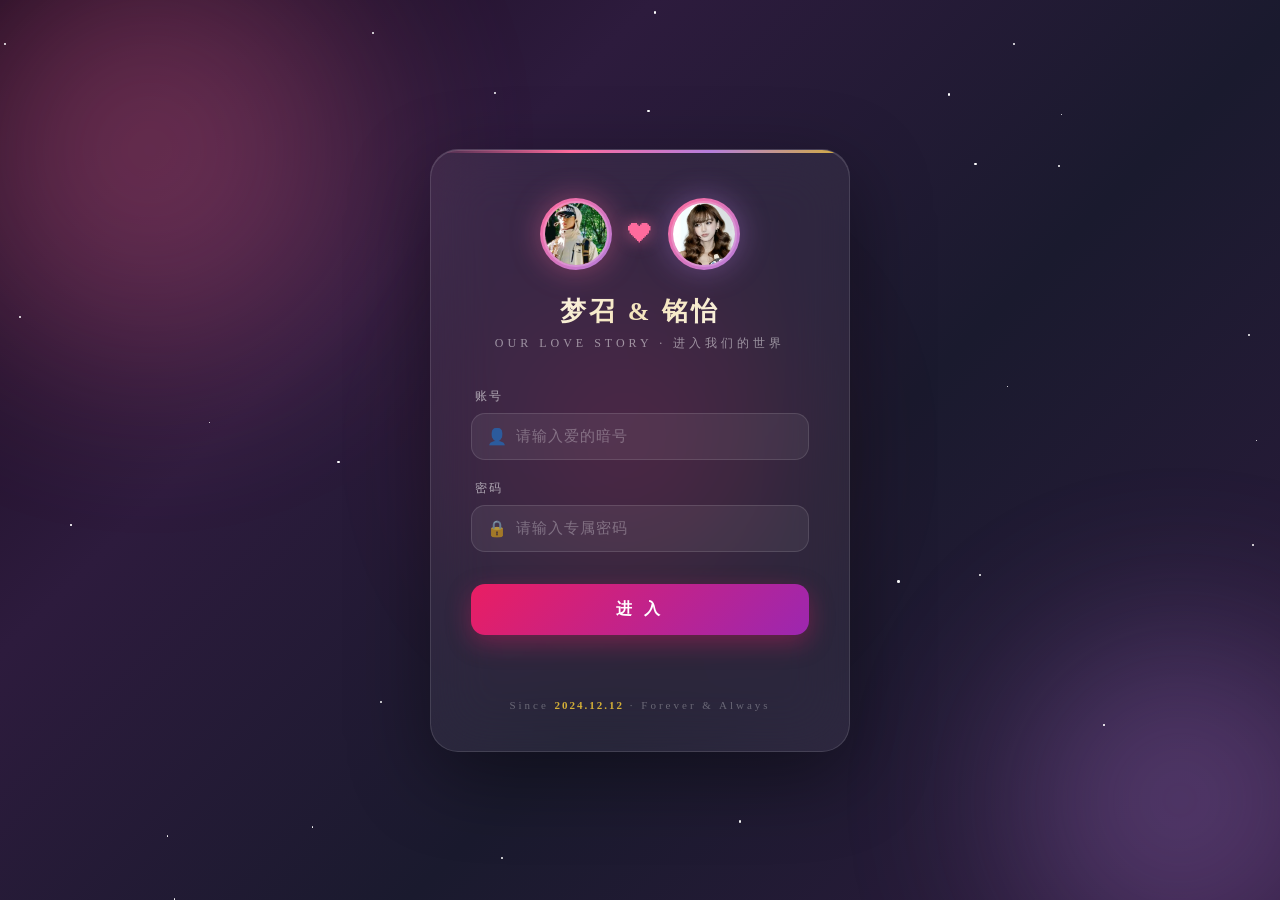
<file: index.html>
<!DOCTYPE html>
<html lang="zh-CN">
<head>
<meta charset="UTF-8">
<meta name="viewport" content="width=device-width, initial-scale=1.0, viewport-fit=cover">
<meta name="theme-color" content="#FFF5F7">
<meta name="apple-mobile-web-app-capable" content="yes">
<title>梦召 & 铭怡 · 我们的时间记忆</title>
<style>
:root {
  --rose: #FF6B9D;
  --rose-deep: #E91E63;
  --rose-light: #FFE4EC;
  --lavender: #B57EDC;
  --lavender-deep: #9C27B0;
  --bg-grad: linear-gradient(135deg, #FFF0F5 0%, #F3E5F5 35%, #E8EAF6 70%, #FCE4EC 100%);
  --surface: rgba(255, 255, 255, 0.78);
  --surface-strong: rgba(255, 255, 255, 0.94);
  --ink: #4A3B52;
  --ink-soft: #7A6B7A;
  --muted: #B0A0B0;
  --border: rgba(255, 107, 157, 0.15);
  --shadow: 0 8px 32px rgba(233, 30, 99, 0.08);
  --shadow-hover: 0 12px 48px rgba(233, 30, 99, 0.15);
  --radius: 16px;
  --radius-lg: 24px;
}
* { margin: 0; padding: 0; box-sizing: border-box; }
body {
  font-family: 'Georgia', 'Noto Serif SC', 'Songti SC', 'Microsoft YaHei', serif;
  background: var(--bg-grad);
  background-attachment: scroll;
  color: var(--ink);
  line-height: 1.8;
  overflow-x: hidden;
}
@media (min-width: 900px) {
  body { background-attachment: fixed; }
}
.heart-bg { position: fixed; inset: 0; pointer-events: none; z-index: 0; overflow: hidden; }
.heart-bg span {
  position: absolute; bottom: -30px;
  font-size: 16px; opacity: 0;
  animation: floatUp linear infinite;
}
@keyframes floatUp {
  0% { transform: translateY(0) rotate(0deg); opacity: 0; }
  10% { opacity: 0.6; }
  90% { opacity: 0.3; }
  100% { transform: translateY(-110vh) rotate(360deg); opacity: 0; }
}
.navbar {
  position: fixed; top: 0; left: 0; right: 0;
  background: rgba(255, 245, 247, 0.88);
  backdrop-filter: blur(20px); -webkit-backdrop-filter: blur(20px);
  border-bottom: 1px solid var(--border);
  z-index: 1000; transition: all 0.3s;
}
.nav-inner {
  max-width: 1200px; margin: 0 auto;
  display: flex; align-items: center; justify-content: space-between;
  padding: 0 24px; height: 60px;
}
.nav-logo {
  font-size: 18px; font-weight: 700; color: var(--rose-deep);
  letter-spacing: 1px; text-decoration: none;
  display: flex; align-items: center; gap: 6px;
}
.nav-links { display: flex; gap: 2px; list-style: none; align-items: center; }
.nav-item { position: relative; }
.nav-link {
  display: flex; align-items: center; gap: 4px;
  padding: 8px 14px; font-size: 14px; color: var(--ink);
  text-decoration: none; border-radius: 8px; cursor: pointer;
  transition: all 0.2s; white-space: nowrap;
}
.nav-link:hover, .nav-item:hover .nav-link {
  background: rgba(255, 107, 157, 0.1); color: var(--rose-deep);
}
.nav-dropdown {
  position: absolute; top: 100%; left: 0;
  background: var(--surface-strong);
  backdrop-filter: blur(20px); -webkit-backdrop-filter: blur(20px);
  border-radius: 12px; box-shadow: var(--shadow);
  padding: 8px; min-width: 180px;
  opacity: 0; visibility: hidden; transform: translateY(8px);
  transition: all 0.2s;
}
.nav-item:hover .nav-dropdown { opacity: 1; visibility: visible; transform: translateY(0); }
.dropdown-link {
  display: block; padding: 8px 16px;
  font-size: 13px; color: var(--ink-soft);
  text-decoration: none; border-radius: 8px; cursor: pointer;
  transition: all 0.15s;
}
.dropdown-link:hover { background: rgba(255, 107, 157, 0.08); color: var(--rose-deep); }
.nav-mobile-toggle { display: none; font-size: 24px; cursor: pointer; background: none; border: none; color: var(--rose-deep); }
section { position: relative; z-index: 1; }
.container { max-width: 1000px; margin: 0 auto; padding: 0 24px; }
.hero {
  min-height: 100vh; display: flex; flex-direction: column;
  align-items: center; justify-content: center; text-align: center;
  padding: 80px 24px 40px; position: relative;
}
.hero-avatars { display: flex; align-items: center; gap: 24px; margin-bottom: 32px; }
.hero-avatar {
  width: 100px; height: 100px; border-radius: 50%;
  border: 4px solid rgba(255, 255, 255, 0.9);
  box-shadow: 0 8px 24px rgba(233, 30, 99, 0.15);
  object-fit: cover;
}
.hero-heart { font-size: 32px; animation: heartbeat 1.5s ease-in-out infinite; }
@keyframes heartbeat { 0%,100% { transform: scale(1); } 50% { transform: scale(1.2); } }
.hero-names {
  font-size: 44px; font-weight: 700;
  background: linear-gradient(135deg, var(--rose-deep), var(--lavender-deep));
  -webkit-background-clip: text; background-clip: text;
  -webkit-text-fill-color: transparent;
  margin-bottom: 8px; letter-spacing: 3px;
}
.hero-subtitle { font-size: 16px; color: var(--ink-soft); margin-bottom: 4px; letter-spacing: 2px; }
.hero-date { font-size: 15px; color: var(--muted); margin-bottom: 28px; }
.hero-counter {
  display: flex; gap: 14px; margin-bottom: 32px; flex-wrap: wrap; justify-content: center;
}
.counter-item {
  background: var(--surface); backdrop-filter: blur(12px); -webkit-backdrop-filter: blur(12px);
  border-radius: var(--radius); padding: 14px 22px;
  box-shadow: var(--shadow); text-align: center; min-width: 85px;
  border: 1px solid var(--border);
}
.counter-num {
  font-size: 30px; font-weight: 700; color: var(--rose-deep);
  font-variant-numeric: tabular-nums;
}
.counter-label { font-size: 12px; color: var(--muted); margin-top: 2px; }
.hero-quote {
  max-width: 620px; font-size: 16px; color: var(--ink-soft);
  font-style: italic; line-height: 2;
  padding: 20px 28px; border-left: 3px solid var(--rose);
  background: var(--surface); border-radius: 0 var(--radius) var(--radius) 0;
  box-shadow: var(--shadow);
}
.scroll-hint {
  position: absolute; bottom: 30px; left: 50%; transform: translateX(-50%);
  font-size: 13px; color: var(--muted);
  animation: bounce 2s infinite;
}
@keyframes bounce { 0%,100% { transform: translateX(-50%) translateY(0); } 50% { transform: translateX(-50%) translateY(8px); } }
.section-header { text-align: center; margin-bottom: 40px; padding-top: 80px; }
.section-tag {
  display: inline-block; font-size: 11px; letter-spacing: 4px;
  color: var(--rose); text-transform: uppercase; margin-bottom: 10px; font-weight: 600;
}
.section-title { font-size: 34px; font-weight: 700; color: var(--ink); margin-bottom: 8px; letter-spacing: 1px; }
.section-subtitle { font-size: 15px; color: var(--muted); }
.year-filter {
  display: flex; justify-content: center; gap: 8px; margin-bottom: 40px; flex-wrap: wrap;
}
.year-btn {
  padding: 8px 20px; border: 1px solid var(--border);
  background: var(--surface); border-radius: 20px;
  font-size: 14px; color: var(--ink-soft); cursor: pointer;
  transition: all 0.25s; font-family: inherit;
  backdrop-filter: blur(10px);
}
.year-btn:hover { border-color: var(--rose); color: var(--rose-deep); }
.year-btn.active {
  background: linear-gradient(135deg, var(--rose), var(--lavender));
  color: #fff; border-color: transparent;
  box-shadow: 0 4px 16px rgba(233, 30, 99, 0.25);
}
.timeline-section {
  padding: 20px 0 80px;
  background:
    radial-gradient(ellipse 70% 50% at 50% 0%, rgba(255, 107, 157, 0.08), transparent 70%),
    radial-gradient(ellipse 50% 40% at 90% 60%, rgba(181, 126, 220, 0.06), transparent 60%);
}
.timeline-toolbar {
  max-width: 860px; margin: 0 auto 28px; padding: 0 4px;
  display: flex; flex-wrap: wrap; gap: 12px; align-items: center; justify-content: space-between;
}
.timeline-search-wrap { flex: 1; min-width: 220px; position: relative; }
.timeline-search {
  width: 100%; padding: 12px 18px 12px 42px;
  border: 1.5px solid var(--border); border-radius: 999px;
  background: var(--surface-strong); font-size: 14px; color: var(--ink);
  outline: none; transition: all 0.25s; font-family: inherit;
  box-shadow: var(--shadow);
}
.timeline-search:focus {
  border-color: var(--rose); box-shadow: 0 0 0 4px rgba(255, 107, 157, 0.12);
}
.timeline-search::placeholder { color: var(--muted); }
.timeline-search-icon {
  position: absolute; left: 16px; top: 50%; transform: translateY(-50%);
  font-size: 14px; color: var(--muted); pointer-events: none;
}
.timeline-result-hint {
  font-size: 12px; color: var(--muted); white-space: nowrap;
}
.timeline { position: relative; max-width: 860px; margin: 0 auto; padding-left: 50px; }
.timeline::before {
  content: ''; position: absolute; left: 14px; top: 0; bottom: 0;
  width: 3px; background: linear-gradient(to bottom, var(--rose), var(--lavender), var(--rose), transparent);
  border-radius: 2px;
}
.year-divider { position: relative; margin: 40px 0 24px -50px; text-align: center; }
.year-divider span {
  display: inline-block;
  background: linear-gradient(135deg, var(--rose-deep), var(--lavender-deep));
  color: #fff; padding: 6px 28px; border-radius: 20px;
  font-size: 15px; font-weight: 700; letter-spacing: 2px;
  box-shadow: 0 4px 16px rgba(233, 30, 99, 0.2);
}
.timeline-item {
  position: relative; margin-bottom: 32px;
  content-visibility: auto;
  contain-intrinsic-size: auto 240px;
}
.timeline-dot {
  position: absolute; left: -42px; top: 6px;
  width: 16px; height: 16px; border-radius: 50%;
  background: linear-gradient(135deg, var(--rose), var(--lavender));
  border: 3px solid #fff; box-shadow: 0 2px 8px rgba(233, 30, 99, 0.25);
  transition: all 0.3s;
}
.timeline-item:hover .timeline-dot { transform: scale(1.3); box-shadow: 0 4px 16px rgba(233, 30, 99, 0.4); }
.timeline-date {
  font-size: 13px; color: var(--rose-deep); font-weight: 600;
  margin-bottom: 4px; display: flex; align-items: center; gap: 8px;
}
.timeline-date .month-tag {
  background: var(--rose-light); color: var(--rose-deep);
  padding: 2px 10px; border-radius: 10px; font-size: 11px;
}
.timeline-content {
  background: var(--surface); backdrop-filter: blur(12px); -webkit-backdrop-filter: blur(12px);
  border-radius: var(--radius); padding: 18px 22px;
  box-shadow: var(--shadow); transition: all 0.3s;
  border: 1px solid var(--border);
}
.timeline-content:hover {
  box-shadow: var(--shadow-hover); transform: translateY(-2px);
  border-color: rgba(255, 107, 157, 0.3);
}
.timeline-title {
  font-size: 16px; font-weight: 600; color: var(--ink); margin-bottom: 8px;
  line-height: 1.55;
}
.timeline-desc {
  font-size: 14px; color: var(--ink-soft); line-height: 1.95;
  white-space: pre-line;
}
.timeline-desc mark {
  background: rgba(255, 235, 59, 0.35); color: inherit;
  padding: 0 2px; border-radius: 3px;
}
/* 时间线图片画廊 */
.timeline-gallery {
  display: grid; gap: 8px; margin-top: 14px;
  grid-template-columns: repeat(auto-fill, minmax(120px, 1fr));
}
.timeline-gallery.single { grid-template-columns: 1fr; max-width: 320px; }
.timeline-gallery.double { grid-template-columns: 1fr 1fr; max-width: 400px; }
.timeline-gallery.triple { grid-template-columns: repeat(3, 1fr); }
.timeline-img {
  width: 100%; aspect-ratio: 1; object-fit: cover;
  border-radius: 10px; cursor: pointer;
  transition: transform 0.2s, box-shadow 0.2s;
  border: 2px solid rgba(255,255,255,0.6);
  box-shadow: 0 2px 8px rgba(0,0,0,0.08);
  background: rgba(255, 107, 157, 0.06);
}
.timeline-img:hover {
  transform: scale(1.03);
  box-shadow: 0 4px 16px rgba(233, 30, 99, 0.2);
}
.timeline-empty {
  text-align: center; padding: 48px 20px; color: var(--muted);
  background: var(--surface); border-radius: var(--radius);
  border: 1px dashed var(--border);
}
.timeline-img-count {
  font-size: 11px; color: var(--muted); margin-top: 6px;
  display: flex; align-items: center; gap: 4px;
}
.timeline-more-photos {
  grid-column: 1 / -1;
  margin-top: 4px;
  padding: 10px 14px;
  border: 1px dashed rgba(255, 107, 157, 0.35);
  background: rgba(255, 107, 157, 0.06);
  color: var(--rose-deep);
  border-radius: 10px;
  cursor: pointer;
  font: inherit;
  font-size: 13px;
  transition: background 0.2s, border-color 0.2s;
}
.timeline-more-photos:hover {
  background: rgba(255, 107, 157, 0.12);
  border-color: rgba(255, 107, 157, 0.55);
}
#lettersMount .letter + .letter {
  margin-top: 28px;
}
.timeline-video-placeholder {
  display: flex; align-items: center; justify-content: center;
  min-height: 180px; cursor: pointer; color: #fff;
  background: linear-gradient(135deg, #3a2a40, #2a1a30);
  font-size: 14px;
}
.timeline-video-placeholder:hover { background: linear-gradient(135deg, #4a3a50, #3a2a40); }
@media (prefers-reduced-motion: reduce) {
  .heart-bg span, .hero-heart, .scroll-hint { animation: none !important; }
  .fade-in { opacity: 1; transform: none; transition: none; }
}
/* 时间线视频 */
.timeline-video-wrapper {
  margin-top: 16px;
  border-radius: 12px;
  overflow: hidden;
  background: #000;
  box-shadow: 0 4px 16px rgba(0,0,0,0.15);
  border: 2px solid rgba(255,255,255,0.6);
}
.timeline-video-label {
  background: linear-gradient(135deg, var(--rose), var(--lavender));
  color: #fff;
  font-size: 12px;
  font-weight: 600;
  padding: 6px 14px;
  display: flex;
  align-items: center;
  gap: 6px;
}
.timeline-video-container {
  position: relative;
  width: 100%;
  padding-bottom: 56.25%;
  height: 0;
  overflow: hidden;
}
.timeline-bilibili {
  position: absolute;
  top: 0; left: 0;
  width: 100%;
  height: 100%;
  border: none;
}
.stats-grid {
  display: grid; grid-template-columns: repeat(auto-fit, minmax(150px, 1fr));
  gap: 16px; margin: 32px 0;
}
.stat-card {
  background: var(--surface); backdrop-filter: blur(12px); -webkit-backdrop-filter: blur(12px);
  border-radius: var(--radius); padding: 24px 20px; text-align: center;
  box-shadow: var(--shadow); border: 1px solid var(--border);
  transition: all 0.3s;
}
.stat-card:hover { transform: translateY(-3px); box-shadow: var(--shadow-hover); }
.stat-num {
  font-size: 34px; font-weight: 700;
  background: linear-gradient(135deg, var(--rose-deep), var(--lavender-deep));
  -webkit-background-clip: text; background-clip: text;
  -webkit-text-fill-color: transparent;
}
.stat-label { font-size: 13px; color: var(--muted); margin-top: 6px; }
.card-grid {
  display: grid; grid-template-columns: repeat(auto-fit, minmax(260px, 1fr));
  gap: 20px; margin: 32px 0;
}
.card {
  background: var(--surface); backdrop-filter: blur(12px); -webkit-backdrop-filter: blur(12px);
  border-radius: var(--radius-lg); padding: 28px;
  box-shadow: var(--shadow); transition: all 0.3s;
  cursor: pointer; border: 1px solid var(--border);
}
.card:hover { box-shadow: var(--shadow-hover); transform: translateY(-4px); }
.card-icon { font-size: 36px; margin-bottom: 16px; }
.card-title { font-size: 18px; font-weight: 600; color: var(--ink); margin-bottom: 8px; }
.card-desc { font-size: 14px; color: var(--ink-soft); margin-bottom: 16px; line-height: 1.7; }
.card-btn {
  display: inline-flex; align-items: center; gap: 6px;
  font-size: 13px; color: var(--rose-deep);
  text-decoration: none; font-weight: 600;
}
.card-btn::after { content: '→'; transition: transform 0.2s; }
.card:hover .card-btn::after { transform: translateX(4px); }
.memory-grid {
  display: grid; grid-template-columns: repeat(auto-fit, minmax(220px, 1fr));
  gap: 16px; margin: 32px 0;
}
.memory-card {
  background: var(--surface); backdrop-filter: blur(12px); -webkit-backdrop-filter: blur(12px);
  border-radius: var(--radius); padding: 22px;
  box-shadow: var(--shadow); border: 1px solid var(--border);
  transition: all 0.3s;
}
.memory-card:hover { transform: translateY(-3px); box-shadow: var(--shadow-hover); }
.memory-emoji { font-size: 30px; margin-bottom: 10px; }
.memory-title { font-size: 15px; font-weight: 600; color: var(--ink); margin-bottom: 4px; }
.memory-desc { font-size: 13px; color: var(--ink-soft); line-height: 1.6; }
.letter-section { padding: 40px 0 60px; }
.letter {
  max-width: 680px; margin: 0 auto 40px;
  background: #FFF9FA; border-radius: var(--radius-lg);
  padding: 44px; box-shadow: var(--shadow);
  border: 1px solid var(--border); position: relative;
}
.letter::before {
  content: ''; position: absolute; top: 0; left: 0; right: 0; height: 4px;
  background: linear-gradient(90deg, var(--rose), var(--lavender));
  border-radius: var(--radius-lg) var(--radius-lg) 0 0;
}
.letter-date { font-size: 13px; color: var(--rose); margin-bottom: 16px; font-style: italic; }
.letter-title { font-size: 22px; font-weight: 700; color: var(--ink); margin-bottom: 24px; }
.letter-body { font-size: 15px; color: var(--ink-soft); line-height: 2.1; white-space: pre-wrap; }
.letter-signature { margin-top: 28px; font-size: 14px; color: var(--rose); text-align: right; font-style: italic; }
.modal-overlay {
  position: fixed; inset: 0; background: rgba(0, 0, 0, 0.5);
  backdrop-filter: blur(4px); -webkit-backdrop-filter: blur(4px);
  z-index: 2000; display: none;
  align-items: center; justify-content: center; padding: 40px;
}
.modal-overlay.active { display: flex; }
.modal {
  background: #fff; border-radius: var(--radius-lg);
  width: 100%; max-width: 1100px; height: 85vh;
  display: flex; flex-direction: column; overflow: hidden;
  box-shadow: 0 24px 80px rgba(0,0,0,0.2);
}
.modal-header {
  display: flex; align-items: center; justify-content: space-between;
  padding: 12px 20px; border-bottom: 1px solid #eee;
  background: #FFF5F7;
}
.modal-title { font-size: 15px; font-weight: 600; color: var(--ink); }
.modal-close, .modal-open-tab {
  width: 32px; height: 32px; border: none; background: none;
  font-size: 18px; cursor: pointer; color: var(--muted);
  border-radius: 50%; display: flex; align-items: center; justify-content: center;
  transition: all 0.2s;
}
.modal-close:hover, .modal-open-tab:hover { background: rgba(255, 107, 157, 0.1); color: var(--rose-deep); }
.modal-body { flex: 1; overflow: hidden; min-height: 0; -webkit-overflow-scrolling: touch; position: relative; }
.modal-body iframe { width: 100%; height: 100%; border: none; display: block; background: #f5f5f5; }
.modal-loading {
  position: absolute; inset: 0; z-index: 2;
  display: none; align-items: center; justify-content: center; flex-direction: column;
  background: #f5f5f5; color: #888; font-size: 14px; gap: 12px;
}
.modal-loading.show { display: flex; }
.modal-spinner {
  width: 40px; height: 40px; border: 3px solid #eee;
  border-top-color: var(--rose-deep); border-radius: 50%;
  animation: modalSpin .75s linear infinite;
}
@keyframes modalSpin { to { transform: rotate(360deg); } }
/* 图片灯箱 */
.lightbox {
  position: fixed; inset: 0; background: rgba(0,0,0,0.92);
  z-index: 3000; display: none;
  align-items: center; justify-content: center;
  cursor: zoom-out;
}
.lightbox.active { display: flex; }
.lightbox img {
  max-width: 90vw; max-height: 90vh;
  border-radius: 8px; box-shadow: 0 8px 40px rgba(0,0,0,0.5);
  object-fit: contain;
}
.lightbox-close {
  position: absolute; top: 20px; right: 24px;
  color: #fff; font-size: 32px; cursor: pointer;
  background: none; border: none; opacity: 0.8;
  transition: opacity 0.2s;
}
.lightbox-close:hover { opacity: 1; }
.lightbox-nav {
  position: absolute; top: 50%; transform: translateY(-50%);
  color: #fff; font-size: 36px; cursor: pointer;
  background: rgba(255,255,255,0.1); border: none;
  width: 50px; height: 50px; border-radius: 50%;
  display: flex; align-items: center; justify-content: center;
  transition: background 0.2s;
}
.lightbox-nav:hover { background: rgba(255,255,255,0.25); }
.lightbox-prev { left: 24px; }
.lightbox-next { right: 24px; }
.lightbox-counter {
  position: absolute; bottom: 24px; left: 50%; transform: translateX(-50%);
  color: #fff; font-size: 14px; opacity: 0.8;
}
.footer {
  text-align: center; padding: 48px 24px 32px;
  color: var(--muted); font-size: 13px;
  border-top: 1px solid var(--border);
  margin-top: 40px;
}
.footer-heart { color: var(--rose); }
.fade-in { opacity: 0; transform: translateY(30px); transition: all 0.6s ease-out; }
.fade-in.visible { opacity: 1; transform: translateY(0); }
.back-top {
  position: fixed; bottom: 30px; right: 30px;
  width: 44px; height: 44px; border-radius: 50%;
  background: linear-gradient(135deg, var(--rose), var(--lavender));
  color: #fff; border: none; cursor: pointer;
  font-size: 18px; box-shadow: 0 4px 16px rgba(233, 30, 99, 0.3);
  opacity: 0; visibility: hidden; transition: all 0.3s;
  z-index: 999;
}
.back-top.show { opacity: 1; visibility: visible; }
.back-top:hover { transform: translateY(-3px); box-shadow: 0 6px 20px rgba(233, 30, 99, 0.4); }
@media (max-width: 768px) {
  .nav-links { display: none; }
  .nav-mobile-toggle { display: block; }
  .nav-links.mobile-open {
    display: flex; flex-direction: column; position: absolute;
    top: 60px; left: 0; right: 0; background: var(--surface-strong);
    padding: 16px; gap: 4px; box-shadow: var(--shadow);
  }
  .nav-dropdown { position: static; opacity: 1; visibility: visible; transform: none; box-shadow: none; padding: 0 0 0 16px; }
  .hero-names { font-size: 30px; letter-spacing: 1px; }
  .hero-avatar { width: 72px; height: 72px; }
  .counter-num { font-size: 24px; }
  .counter-item { padding: 10px 16px; min-width: 70px; }
  .section-title { font-size: 26px; }
  .letter { padding: 28px 20px; }
  .modal { height: 90vh; }
  .timeline { padding-left: 36px; }
  .timeline-dot { left: -30px; }
  .timeline::before { left: 10px; }
  .year-divider { margin-left: -36px; }
  .timeline-gallery { grid-template-columns: repeat(auto-fill, minmax(90px, 1fr)); }
}
</style>
<link rel="stylesheet" href="js/theme.css">
<link rel="stylesheet" href="js/mobile.css">
</head>
<body>
<script>
// 登录 / 解密密钥校验
(function() {
  if (!sessionStorage.getItem('love_aes_key')) {
    window.location.replace('login.html');
  }
})();
</script>

<div class="heart-bg" id="heartBg"></div>

<nav class="navbar">
  <div class="nav-inner">
    <a href="#hero" class="nav-logo">❤ 梦召 & 铭怡</a>
    <button class="nav-mobile-toggle" onclick="toggleMobileNav()">☰</button>
    <ul class="nav-links" id="navLinks">
      <li class="nav-item"><a class="nav-link" href="#hero">首页</a></li>
      <li class="nav-item"><a class="nav-link" href="#timeline">时间记忆</a></li>
      <li class="nav-item"><a class="nav-link" href="#memories">美好回忆</a></li>
      <li class="nav-item">
        <a class="nav-link">聊天记录 ▾</a>
        <div class="nav-dropdown">
          <a class="dropdown-link" onclick="openTab('微信聊天记录导出/高铭怡聊天记录.html')">微信聊天记录</a>
          <a class="dropdown-link" onclick="openTab('抖音聊天记录导出/抖音聊天记录.html')">抖音聊天记录</a>
        </div>
      </li>
      <li class="nav-item">
        <a class="nav-link">数据分析 ▾</a>
        <div class="nav-dropdown">
          <a class="dropdown-link" onclick="openModal('微信聊天记录导出/微信聊天频率分析报告.html','微信频率分析')">微信频率分析</a>
          <a class="dropdown-link" onclick="openModal('抖音聊天记录导出/聊天频率分析报告.html','抖音频率分析')">抖音频率分析</a>
          <a class="dropdown-link" onclick="openModal('性格分析报告/性格分析报告.html','性格分析报告')">性格分析</a>
        </div>
      </li>
      <li class="nav-item"><a class="nav-link" onclick="openModal('AI智能体/AI智能体.html','AI智能体')">AI智能体</a></li>
      <li class="nav-item"><a class="nav-link" href="#letters">写给你的信</a></li>
      <li class="nav-item"><a class="nav-link" href="#" onclick="LoveCrypto.clearSession();location.href='login.html';return false;">退出</a></li>
    </ul>
  </div>
</nav>

<section class="hero" id="hero">
  <div class="hero-avatars">
    <img class="hero-avatar" src="avatar_boy.jpg" alt="黄梦召" onerror="this.style.display='none'">
    <span class="hero-heart">❤</span>
    <img class="hero-avatar" src="avatar_girl.jpg" alt="高铭怡" onerror="this.style.display='none'">
  </div>
  <h1 class="hero-names">黄梦召 & 高铭怡</h1>
  <p class="hero-subtitle">我 们 的 时 间 记 忆</p>
  <p class="hero-date">2024年12月12日 · 在一起的日子 · 未完待续</p>
  <div class="hero-counter" id="counter">
    <div class="counter-item"><div class="counter-num" id="d-days">0</div><div class="counter-label">天</div></div>
    <div class="counter-item"><div class="counter-num" id="d-hours">0</div><div class="counter-label">小时</div></div>
    <div class="counter-item"><div class="counter-num" id="d-mins">0</div><div class="counter-label">分钟</div></div>
    <div class="counter-item"><div class="counter-num" id="d-secs">0</div><div class="counter-label">秒</div></div>
  </div>
  <div class="hero-quote" id="heroQuote">正在解密我们的故事…</div>
  <div class="scroll-hint">向下滚动，开启我们的故事 ↓</div>
</section>

<section id="love-data" style="padding: 20px 0 40px;">
  <div class="container">
    <div class="stats-grid">
      <div class="stat-card fade-in"><div class="stat-num" id="stat-days">0</div><div class="stat-label">在一起的天数</div></div>
      <div class="stat-card fade-in"><div class="stat-num" id="stat-events">99+</div><div class="stat-label">时间记忆事件</div></div>
      <div class="stat-card fade-in"><div class="stat-num" id="stat-photos">99+</div><div class="stat-label">珍藏的照片</div></div>
      <div class="stat-card fade-in"><div class="stat-num" id="stat-videos">—</div><div class="stat-label">珍贵视频回忆</div></div>
      <div class="stat-card fade-in"><div class="stat-num">82,010</div><div class="stat-label">双平台聊天消息</div></div>
      <div class="stat-card fade-in"><div class="stat-num">∞</div><div class="stat-label">永远的记忆</div></div>
    </div>
  </div>
</section>

<section class="timeline-section" id="timeline">
  <div class="container">
    <div class="section-header fade-in">
      <span class="section-tag">OUR TIMELINE</span>
      <h2 class="section-title">时间记忆</h2>
      <p class="section-subtitle">从2024年11月到2026年7月，每一个值得铭记的瞬间</p>
    </div>
    <div class="year-filter" id="yearFilter">
      <button class="year-btn active" onclick="filterYear('all',this)">全部</button>
      <button class="year-btn" onclick="filterYear('2024',this)">2024年</button>
      <button class="year-btn" onclick="filterYear('2025',this)">2025年</button>
      <button class="year-btn" onclick="filterYear('2026',this)">2026年</button>
    </div>
    <div class="timeline-toolbar fade-in">
      <div class="timeline-search-wrap">
        <span class="timeline-search-icon">🔍</span>
        <input type="search" class="timeline-search" id="timelineSearch" placeholder="搜索时间记忆：地点、关键词、日期…" autocomplete="off">
      </div>
      <div class="timeline-result-hint" id="timelineResultHint"></div>
    </div>
    <div class="timeline" id="timelineContainer"></div>
  </div>
</section>

<section id="memories" style="padding: 40px 0 60px;">
  <div class="container">
    <div class="section-header fade-in">
      <span class="section-tag">BEAUTIFUL MEMORIES</span>
      <h2 class="section-title">美好回忆</h2>
      <p class="section-subtitle">那些一起走过的路，吃过的饭，去过的地方</p>
    </div>
    <div class="memory-grid" id="memoryGrid"></div>
  </div>
</section>

<section id="chat-records" style="padding: 40px 0 60px;">
  <div class="container">
    <div class="section-header fade-in">
      <span class="section-tag">CHAT & ANALYSIS</span>
      <h2 class="section-title">聊天记录与分析</h2>
      <p class="section-subtitle">82,010条消息，用数据读懂我们的故事</p>
    </div>
    <div class="card-grid">
      <div class="card fade-in" onclick="openTab('微信聊天记录导出/高铭怡聊天记录.html')">
        <div class="card-icon">💬</div>
        <div class="card-title">微信聊天记录</div>
        <div class="card-desc">34,660条微信消息，从最初的热烈到后来的沉默，每一条都是我们共同的记忆。</div>
        <a class="card-btn">查看记录</a>
      </div>
      <div class="card fade-in" onclick="openTab('抖音聊天记录导出/抖音聊天记录.html')">
        <div class="card-icon">📱</div>
        <div class="card-title">抖音聊天记录</div>
        <div class="card-desc">47,350条抖音消息，那些在短视频之外的私语，记录着另一个平台的我们。</div>
        <a class="card-btn">查看记录</a>
      </div>
      <div class="card fade-in" onclick="openModal('微信聊天记录导出/微信聊天频率分析报告.html','微信频率分析')">
        <div class="card-icon">📊</div>
        <div class="card-title">微信频率分析</div>
        <div class="card-desc">统计微信聊天频率、时间分布、消息占比，看看谁更主动，谁话更多。</div>
        <a class="card-btn">查看报告</a>
      </div>
      <div class="card fade-in" onclick="openModal('抖音聊天记录导出/聊天频率分析报告.html','抖音频率分析')">
        <div class="card-icon">📈</div>
        <div class="card-title">抖音频率分析</div>
        <div class="card-desc">抖音聊天频率分析，包含消息统计、活跃时段、双方对比等维度。</div>
        <a class="card-btn">查看报告</a>
      </div>
      <div class="card fade-in" onclick="openModal('性格分析报告/性格分析报告.html','性格分析报告')">
        <div class="card-icon">🧠</div>
        <div class="card-title">性格分析报告</div>
        <div class="card-desc">基于82,010条聊天记录，深度分析两人的性格特征与沟通模式。</div>
        <a class="card-btn">查看报告</a>
      </div>
      <div class="card fade-in" onclick="openModal('AI智能体/AI智能体.html','AI智能体')">
        <div class="card-icon">🤖</div>
        <div class="card-title">AI智能体</div>
        <div class="card-desc">基于真实聊天记录训练的AI智能体，模拟两人的性格与回复风格。</div>
        <a class="card-btn">开始对话</a>
      </div>
    </div>
  </div>
</section>

<section class="letter-section" id="letters">
  <div class="container">
    <div class="section-header fade-in">
      <span class="section-tag">LETTERS TO YOU</span>
      <h2 class="section-title">写给你的信</h2>
      <p class="section-subtitle">那些深夜里写下的文字，每一字都是真心</p>
    </div>
        <div id="lettersMount"><p style="text-align:center;color:var(--muted);">信件解密中…</p></div>
  </div>
</section>

<footer class="footer">
  <p>黄梦召 & 高铭怡 · 2024.12.12 — 永远</p>
  <p style="margin-top:8px;">这份记忆用 <span class="footer-heart">❤</span> 保存 · 即使分开，回忆依然温暖</p>
  <p style="margin-top:8px; font-size:12px; color:var(--muted);" id="footerStats">本网站基于真实聊天记录与时间记忆构建</p>
</footer>

<button class="back-top" id="backTop" onclick="window.scrollTo({top:0,behavior:'smooth'})">↑</button>

<!-- 内嵌弹窗 -->
<div class="modal-overlay" id="modalOverlay" onclick="closeModal(event)">
  <div class="modal" onclick="event.stopPropagation()">
    <div class="modal-header">
      <span class="modal-title" id="modalTitle">标题</span>
      <div style="display:flex;gap:8px;align-items:center;">
        <button class="modal-open-tab" onclick="openModalInTab()" title="在新标签页中打开">↗</button>
        <button class="modal-close" onclick="closeModal()">✕</button>
      </div>
    </div>
    <div class="modal-body">
      <div class="modal-loading" id="modalLoading"><div class="modal-spinner"></div><span id="modalLoadingText">正在加载…</span></div>
      <iframe id="modalFrame" src="about:blank" title="内容预览" allow="fullscreen"></iframe>
    </div>
  </div>
</div>

<!-- 图片灯箱 -->
<div class="lightbox" id="lightbox" onclick="closeLightbox()">
  <button class="lightbox-close" onclick="closeLightbox()">✕</button>
  <button class="lightbox-nav lightbox-prev" onclick="event.stopPropagation();navLightbox(-1)">‹</button>
  <img id="lightboxImg" src="" alt="">
  <button class="lightbox-nav lightbox-next" onclick="event.stopPropagation();navLightbox(1)">›</button>
  <div class="lightbox-counter" id="lightboxCounter"></div>
</div>

<script src="js/loader.js"></script>
<script src="js/crypto-app.js"></script>
<script>
// ============ 图片映射（日期 -> 图片路径数组） ============
let imageMap = {};

// ============ 视频映射（B站嵌入） ============
let videoMap = {};

// ============ 时间线数据 ============
let timelineData = [];
let currentYearFilter = 'all';
let timelineSearchQuery = '';

// ============ 美好回忆数据 ============
let memoryData = [];

function escHtml(str) {
  return String(str || '')
    .replace(/&/g, '&amp;')
    .replace(/</g, '&lt;')
    .replace(/>/g, '&gt;')
    .replace(/"/g, '&quot;');
}

function highlightText(text, query) {
  const safe = escHtml(text);
  if (!query) return safe;
  const q = escHtml(query);
  const re = new RegExp('(' + q.replace(/[.*+?^${}()|[\]\\]/g, '\\$&') + ')', 'ig');
  return safe.replace(re, '<mark>$1</mark>');
}

function updateSiteStats(content) {
  const elEvents = document.getElementById('stat-events');
  const elPhotos = document.getElementById('stat-photos');
  const elVideos = document.getElementById('stat-videos');
  const footer = document.getElementById('footerStats');
  const stats = content.siteStats || {};
  const events = stats.timelineEvents || (content.timelineData || []).length || timelineData.length;
  const photos = stats.photos || Object.values(content.imageMap || imageMap).reduce(function (n, arr) { return n + arr.length; }, 0);
  const videos = stats.videos || Object.values(videoMap).reduce(function (n, arr) { return n + arr.length; }, 0);
  if (elEvents) elEvents.textContent = events;
  if (elPhotos) elPhotos.textContent = photos;
  if (elVideos) elVideos.textContent = videos;
  if (footer) {
    footer.textContent = '本网站基于82,010条真实聊天记录、' + events + '件时间记忆、' + photos + '张照片构建';
  }
}

// ============ 灯箱状态 ============
let lightboxImages = [];
let lightboxIndex = 0;

function openLightbox(images, index) {
  lightboxImages = images;
  lightboxIndex = index;
  updateLightbox();
  document.getElementById('lightbox').classList.add('active');
  document.body.style.overflow = 'hidden';
}
function openLightboxForDate(date, index) {
  openLightbox(imageMap[date] || [], index || 0);
}
function openLightboxFor(el) {
  openLightboxForDate(el.getAttribute('data-date'), Number(el.getAttribute('data-idx') || 0));
}
function updateLightbox() {
  document.getElementById('lightboxImg').src = lightboxImages[lightboxIndex];
  document.getElementById('lightboxCounter').textContent = (lightboxIndex + 1) + ' / ' + lightboxImages.length;
}
function closeLightbox() {
  document.getElementById('lightbox').classList.remove('active');
  document.body.style.overflow = '';
}
function navLightbox(dir) {
  lightboxIndex = (lightboxIndex + dir + lightboxImages.length) % lightboxImages.length;
  updateLightbox();
}
document.addEventListener('keydown', function(e) {
  if (!document.getElementById('lightbox').classList.contains('active')) return;
  if (e.key === 'Escape') closeLightbox();
  if (e.key === 'ArrowLeft') navLightbox(-1);
  if (e.key === 'ArrowRight') navLightbox(1);
});

function loadBilibili(el, bvid) {
  const wrap = el.parentElement;
  wrap.innerHTML = `<iframe src="https://player.bilibili.com/player.html?bvid=${bvid}&page=1&autoplay=0&danmaku=0&high_quality=1"
    scrolling="no" border="0" frameborder="no" framespacing="0"
    allowfullscreen="true" sandbox="allow-scripts allow-same-origin allow-popups allow-popups-to-escape-sandbox"
    class="timeline-bilibili" loading="lazy"></iframe>`;
}

function onLoadProgress(pct, stage, detail) {
  if (window.LoveLoader) LoveLoader.set(pct, stage, detail);
}

// ============ 渲染时间线 ============
function renderTimeline(filter = currentYearFilter, query = timelineSearchQuery) {
  currentYearFilter = filter;
  timelineSearchQuery = (query || '').trim();
  const container = document.getElementById('timelineContainer');
  const hint = document.getElementById('timelineResultHint');
  const frag = document.createDocumentFragment();
  let currentYear = '';
  let visibleCount = 0;
  const q = timelineSearchQuery.toLowerCase();

  timelineData.forEach((item) => {
    if (filter !== 'all' && item.year !== filter) return;
    if (q) {
      const hay = (item.date + ' ' + item.title + ' ' + item.desc).toLowerCase();
      if (hay.indexOf(q) < 0) return;
    }
    visibleCount += 1;

    if (item.year !== currentYear) {
      currentYear = item.year;
      const divider = document.createElement('div');
      divider.className = 'year-divider fade-in';
      divider.innerHTML = '<span>' + escHtml(currentYear) + '年</span>';
      frag.appendChild(divider);
    }

    const div = document.createElement('div');
    div.className = 'timeline-item fade-in';

    const imgs = imageMap[item.date] || [];
    let galleryHtml = '';
    if (imgs.length > 0) {
      // 默认只渲染前 6 张，避免单日几十上百张图拖垮首屏
      const PREVIEW_N = 6;
      const preview = imgs.slice(0, PREVIEW_N);
      let cls = '';
      if (preview.length === 1) cls = 'single';
      else if (preview.length === 2) cls = 'double';
      else if (preview.length === 3) cls = 'triple';

      const dateAttr = escHtml(item.date);
      const imgsHtml = preview.map(function (src, i) {
        return '<img class="timeline-img" src="' + escHtml(src) + '" alt="" loading="lazy" decoding="async" data-date="' + dateAttr + '" data-idx="' + i + '" onclick="openLightboxFor(this)" onerror="this.style.display=\'none\'">';
      }).join('');

      let moreBtn = '';
      if (imgs.length > PREVIEW_N) {
        moreBtn = '<button type="button" class="timeline-more-photos" data-date="' + dateAttr + '" onclick="openLightboxForDate(this.getAttribute(\'data-date\'),0)">📷 查看全部 ' + imgs.length + ' 张照片</button>';
      }

      galleryHtml = '<div class="timeline-gallery ' + cls + '">' + imgsHtml + moreBtn + '</div>' +
        '<div class="timeline-img-count">📷 ' + imgs.length + '张照片 · 点击放大查看</div>';
    }

    const videos = videoMap[item.date] || [];
    let videoHtml = '';
    if (videos.length > 0) {
      videoHtml = videos.map(function (v) {
        return '<div class="timeline-video-wrapper">' +
          '<div class="timeline-video-label">🎬 ' + escHtml(v.title) + ' · 珍贵视频回忆</div>' +
          '<div class="timeline-video-container">' +
          '<div class="timeline-video-placeholder" onclick="loadBilibili(this,\'' + escHtml(v.bvid) + '\')">▶ 点击加载视频</div>' +
          '</div></div>';
      }).join('');
    }

    div.innerHTML =
      '<div class="timeline-dot"></div>' +
      '<div class="timeline-date">' +
        '<span class="month-tag">' + escHtml(item.month) + '月</span>' +
        escHtml(item.date) +
      '</div>' +
      '<div class="timeline-content">' +
        '<div class="timeline-title">' + highlightText(item.title, timelineSearchQuery) + '</div>' +
        '<div class="timeline-desc">' + highlightText(item.desc, timelineSearchQuery) + '</div>' +
        galleryHtml +
        videoHtml +
      '</div>';
    frag.appendChild(div);
  });

  container.innerHTML = '';
  if (visibleCount === 0) {
    container.innerHTML = '<div class="timeline-empty fade-in">没有找到匹配的记忆，换个关键词试试？</div>';
  } else {
    container.appendChild(frag);
  }

  if (hint) {
    hint.textContent = q
      ? ('找到 ' + visibleCount + ' 条相关记忆')
      : (filter === 'all' ? ('共 ' + timelineData.length + ' 条时间记忆') : ('' + filter + '年 · ' + visibleCount + ' 条'));
  }

  requestAnimationFrame(function () {
    container.querySelectorAll('.fade-in').forEach(function (el) { observer.observe(el); });
  });
}

// ============ 渲染美好回忆 ============
function renderMemories() {
  const grid = document.getElementById('memoryGrid');
  grid.innerHTML = '';
  const frag = document.createDocumentFragment();
  memoryData.forEach(item => {
    const div = document.createElement('div');
    div.className = 'memory-card fade-in';
    div.innerHTML = `
      <div class="memory-emoji">${item.emoji}</div>
      <div class="memory-title">${item.title}</div>
      <div class="memory-desc">${item.desc}</div>
    `;
    frag.appendChild(div);
  });
  grid.appendChild(frag);
}

// ============ 年份筛选 ============
function filterYear(year, btn) {
  document.querySelectorAll('.year-btn').forEach(function (b) { b.classList.remove('active'); });
  btn.classList.add('active');
  renderTimeline(year, timelineSearchQuery);
}

let timelineSearchTimer = null;
document.addEventListener('DOMContentLoaded', function () {
  const search = document.getElementById('timelineSearch');
  if (!search) return;
  search.addEventListener('input', function (e) {
    clearTimeout(timelineSearchTimer);
    const value = e.target.value;
    timelineSearchTimer = setTimeout(function () {
      renderTimeline(currentYearFilter, value);
    }, 220);
  });
});

// ============ 计数器 ============
const startDate = new Date('2024-12-12T00:00:00');
function updateCounter() {
  const now = new Date();
  const diff = now - startDate;
  const days = Math.floor(diff / 86400000);
  document.getElementById('d-days').textContent = days;
  document.getElementById('d-hours').textContent = Math.floor((diff % 86400000) / 3600000);
  document.getElementById('d-mins').textContent = Math.floor((diff % 3600000) / 60000);
  document.getElementById('d-secs').textContent = Math.floor((diff % 60000) / 1000);
  // 同步统计卡片的天数
  const statDays = document.getElementById('stat-days');
  if (statDays) statDays.textContent = days;
}
updateCounter();
setInterval(updateCounter, 1000);

// ============ 飘心（减少数量，降低滚动时卡顿） ============
const heartEmojis = ['❤', '💕', '💗', '💖', '✨'];
const heartBg = document.getElementById('heartBg');
const heartCount = window.matchMedia('(prefers-reduced-motion: reduce)').matches ? 0 : 8;
for (let i = 0; i < heartCount; i++) {
  const span = document.createElement('span');
  span.textContent = heartEmojis[Math.floor(Math.random() * heartEmojis.length)];
  span.style.left = Math.random() * 100 + '%';
  span.style.fontSize = (12 + Math.random() * 14) + 'px';
  span.style.animationDuration = (10 + Math.random() * 12) + 's';
  span.style.animationDelay = (Math.random() * 10) + 's';
  heartBg.appendChild(span);
}

// ============ Modal (decrypt on demand) ============
let currentModalPath = '';
let currentModalBlob = null;
let modalLoadToken = 0;

function showModalLoading(text) {
  var el = document.getElementById('modalLoading');
  var t = document.getElementById('modalLoadingText');
  if (t && text) t.textContent = text;
  if (el) el.classList.add('show');
}
function hideModalLoading() {
  var el = document.getElementById('modalLoading');
  if (el) el.classList.remove('show');
}

async function openModal(path, title) {
  if (LoveCrypto.shouldUseViewerFor && LoveCrypto.shouldUseViewerFor(path)) {
    LoveLoader.show(title || '加载中');
    try {
      await LoveCrypto.openInViewer(path, title || '', onLoadProgress);
    } catch (err) {
      LoveLoader.fail((err && err.message) ? err.message : '加载失败');
      if (err && (err.code === 'DECRYPT_FAILED' || (err.message && err.message.indexOf('重新登录') >= 0))) {
        LoveCrypto.clearSession();
        setTimeout(function () { location.replace('login.html'); }, 900);
      }
    }
    return;
  }

  var samePath = currentModalPath === path && currentModalBlob;
  currentModalPath = path;
  title = title || (LoveCrypto.TITLE_MAP && LoveCrypto.TITLE_MAP[path]) || '内容';
  document.getElementById('modalTitle').textContent = title;
  document.getElementById('modalOverlay').classList.add('active');
  document.body.style.overflow = 'hidden';
  const frame = document.getElementById('modalFrame');
  var token = ++modalLoadToken;

  if (samePath && frame.src === currentModalBlob) {
    hideModalLoading();
    return;
  }

  showModalLoading('正在解密…');
  LoveLoader.show(title || '解密加载');
  try {
    const opened = await LoveCrypto.openDecryptedHtml(path, {
      target: 'modal',
      title: title,
      onProgress: onLoadProgress,
    });
    if (!opened || !opened.url || token !== modalLoadToken) return;
    currentModalBlob = opened.url;
    showModalLoading(LoveCrypto.hasCachedHtml && LoveCrypto.hasCachedHtml(path) ? '正在打开（已缓存）…' : '正在渲染页面…');

    await new Promise(function(resolve, reject) {
      var done = false;
      function finish(ok) {
        if (done || token !== modalLoadToken) return;
        done = true;
        frame.onload = frame.onerror = null;
        ok ? resolve() : reject(new Error('页面加载失败'));
      }
      frame.onload = function() { finish(true); };
      frame.onerror = function() { finish(false); };
      frame.src = opened.url;
      setTimeout(function() { finish(true); }, 12000);
    });

    hideModalLoading();
    LoveLoader.hide();
  } catch (err) {
    hideModalLoading();
    LoveLoader.fail((err && err.message) ? err.message : '解密失败');
    if (err && (err.code === 'DECRYPT_FAILED' || (err.message && err.message.indexOf('重新登录') >= 0))) {
      LoveCrypto.clearSession();
      setTimeout(function () { location.replace('login.html'); }, 900);
    } else {
      closeModal();
    }
  }
}

async function openTab(path) {
  var title = (LoveCrypto.TITLE_MAP && LoveCrypto.TITLE_MAP[path]) || '聊天记录';
  if (LoveCrypto.shouldUseViewerFor && LoveCrypto.shouldUseViewerFor(path)) {
    LoveLoader.show(title);
    try {
      await LoveCrypto.openInViewer(path, title, onLoadProgress);
    } catch (err) {
      LoveLoader.fail((err && err.message) ? err.message : '加载失败');
      if (err && (err.code === 'DECRYPT_FAILED' || (err.message && err.message.indexOf('重新登录') >= 0))) {
        LoveCrypto.clearSession();
        setTimeout(function () { location.replace('login.html'); }, 900);
      }
    }
    return;
  }
  if (LoveCrypto.isMobileDevice && LoveCrypto.isMobileDevice()) {
    return openModal(path, title);
  }
  LoveLoader.show('解密聊天记录');
  try {
    const opened = await LoveCrypto.openDecryptedHtml(path, {
      target: 'tab',
      title: title,
      onProgress: onLoadProgress,
    });
    LoveLoader.hide();
    if (opened && opened.popupBlocked) {
      await openModal(path, title);
    }
  } catch (err) {
    LoveLoader.fail((err && err.message) ? err.message : '解密失败');
    if (err && (err.code === 'DECRYPT_FAILED' || (err.message && err.message.indexOf('重新登录') >= 0))) {
      LoveCrypto.clearSession();
      setTimeout(function () { location.replace('login.html'); }, 900);
    }
  }
}
function openModalInTab() {
  if (!currentModalPath) return;
  LoveCrypto.openDecryptedHtml(currentModalPath, { target: 'tab', title: document.getElementById('modalTitle').textContent })
    .then(function (opened) {
      if (opened && opened.popupBlocked) {
        alert('浏览器拦截了新标签页，请继续在当前弹窗中查看');
      }
    });
}
function closeModal(e) {
  if (e && e.target !== document.getElementById('modalOverlay')) return;
  modalLoadToken++;
  document.getElementById('modalOverlay').classList.remove('active');
  hideModalLoading();
  document.body.style.overflow = '';
}

// ============ 移动端导航 ============
function toggleMobileNav() {
  document.getElementById('navLinks').classList.toggle('mobile-open');
}
function closeMobileNav() {
  document.getElementById('navLinks').classList.remove('mobile-open');
}
document.querySelectorAll('.dropdown-link, .nav-link[onclick]').forEach(function(el) {
  el.addEventListener('click', closeMobileNav);
});

// ============ 平滑滚动 ============
document.querySelectorAll('a[href^="#"]').forEach(a => {
  a.addEventListener('click', function(e) {
    const target = document.querySelector(this.getAttribute('href'));
    if (target) {
      e.preventDefault();
      target.scrollIntoView({ behavior: 'smooth' });
      document.getElementById('navLinks').classList.remove('mobile-open');
    }
  });
});

// ============ 滚动动画 ============
const observer = new IntersectionObserver(function(entries) {
  entries.forEach(entry => {
    if (entry.isIntersecting) entry.target.classList.add('visible');
  });
}, { threshold: 0.08 });

// ============ 返回顶部（节流） ============
let scrollTicking = false;
window.addEventListener('scroll', function() {
  if (scrollTicking) return;
  scrollTicking = true;
  requestAnimationFrame(function() {
    const btn = document.getElementById('backTop');
    if (window.scrollY > 500) btn.classList.add('show');
    else btn.classList.remove('show');
    scrollTicking = false;
  });
}, { passive: true });

// ============ ESC关闭弹窗 ============
document.addEventListener('keydown', function(e) {
  if (e.key === 'Escape') closeModal();
});

// ============ 初始化（解密后渲染） ============
async function bootEncryptedContent() {
  LoveLoader.show('我们的时间记忆');
  try {
    await LoveCrypto.ensureSessionValid();
    const key = await LoveCrypto.getSessionKey();
    if (!key) {
      location.replace('login.html');
      return;
    }
    const content = await LoveCrypto.loadSiteContent(key, onLoadProgress);
    LoveLoader.set(92, '渲染页面', '铺陈时间线');
    imageMap = content.imageMap || {};
    videoMap = content.videoMap || {};
    timelineData = content.timelineData || [];
    memoryData = content.memoryData || [];
    updateSiteStats(content);
    const hq = document.getElementById('heroQuote');
    if (hq && content.heroQuote) hq.innerHTML = content.heroQuote;
    const lm = document.getElementById('lettersMount');
    if (lm && content.letterHtml) lm.innerHTML = content.letterHtml;
    renderTimeline();
    renderMemories();
    document.querySelectorAll('.fade-in').forEach(el => observer.observe(el));
    LoveLoader.hide(280);
  } catch (err) {
    console.error(err);
    LoveLoader.fail('内容解密失败，请重新登录');
    setTimeout(function () {
      LoveCrypto.clearSession();
      location.replace('login.html');
    }, 900);
  }
}
bootEncryptedContent();
</script>
</body>
</html>
</file>
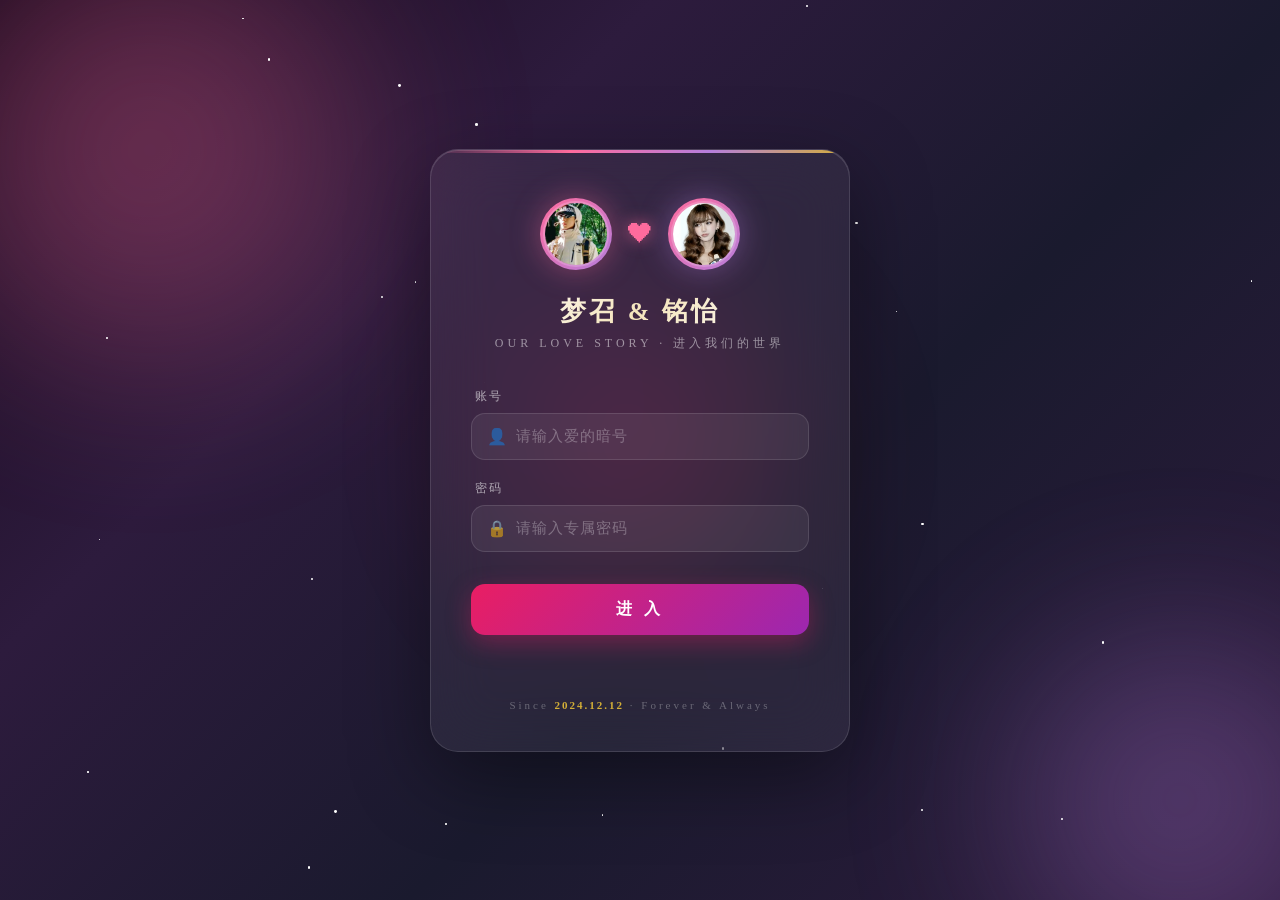
<file: login.html>
<!DOCTYPE html>
<html lang="zh-CN">
<head>
<meta charset="UTF-8">
<meta name="viewport" content="width=device-width, initial-scale=1.0, viewport-fit=cover">
<meta name="theme-color" content="#1a0a1f">
<meta name="apple-mobile-web-app-capable" content="yes">
<title>梦召 & 铭怡 · 进入我们的世界</title>
<style>
* { margin: 0; padding: 0; box-sizing: border-box; }

:root {
  --rose: #FF6B9D;
  --rose-deep: #E91E63;
  --lavender: #B57EDC;
  --lavender-deep: #9C27B0;
  --gold: #D4AF37;
  --gold-light: #F4E4BC;
}

body {
  font-family: 'Georgia', 'Noto Serif SC', 'Songti SC', 'Microsoft YaHei', serif;
  min-height: 100vh;
  overflow: hidden;
  background: linear-gradient(135deg, #1a0a1f 0%, #2d1b3d 30%, #1a1a2e 60%, #2d1b3d 100%);
  position: relative;
}

/* 动态背景光晕 */
.bg-orbs {
  position: fixed; inset: 0; overflow: hidden; z-index: 0;
}
.orb {
  position: absolute;
  border-radius: 50%;
  filter: blur(80px);
  opacity: 0.4;
  animation: floatOrb 20s ease-in-out infinite;
}
.orb1 {
  width: 500px; height: 500px;
  background: radial-gradient(circle, #FF6B9D, transparent);
  top: -100px; left: -100px;
  animation-delay: 0s;
}
.orb2 {
  width: 400px; height: 400px;
  background: radial-gradient(circle, #B57EDC, transparent);
  bottom: -100px; right: -100px;
  animation-delay: -7s;
}
.orb3 {
  width: 350px; height: 350px;
  background: radial-gradient(circle, #E91E63, transparent);
  top: 50%; left: 50%;
  transform: translate(-50%, -50%);
  animation-delay: -14s;
  opacity: 0.25;
}
@keyframes floatOrb {
  0%, 100% { transform: translate(0, 0) scale(1); }
  33% { transform: translate(50px, -30px) scale(1.1); }
  66% { transform: translate(-30px, 40px) scale(0.95); }
}

/* 星空 */
.stars {
  position: fixed; inset: 0; z-index: 1;
}
.star {
  position: absolute;
  width: 2px; height: 2px;
  background: #fff;
  border-radius: 50%;
  animation: twinkle 3s ease-in-out infinite;
}
@keyframes twinkle {
  0%, 100% { opacity: 0.2; transform: scale(1); }
  50% { opacity: 1; transform: scale(1.5); }
}

/* 飘落花瓣 */
.petals {
  position: fixed; inset: 0; z-index: 2;
  pointer-events: none; overflow: hidden;
}
.petal {
  position: absolute;
  top: -50px;
  font-size: 16px;
  opacity: 0;
  animation: fall linear infinite;
}
@keyframes fall {
  0% { transform: translateY(0) rotate(0deg); opacity: 0; }
  10% { opacity: 0.8; }
  90% { opacity: 0.6; }
  100% { transform: translateY(110vh) rotate(720deg); opacity: 0; }
}

/* 主容器 */
.login-wrapper {
  position: relative; z-index: 10;
  min-height: 100vh;
  display: flex; align-items: center; justify-content: center;
  padding: 20px;
}

/* 登录卡片 */
.login-card {
  width: 100%; max-width: 420px;
  background: rgba(255, 255, 255, 0.06);
  backdrop-filter: blur(30px);
  -webkit-backdrop-filter: blur(30px);
  border-radius: 28px;
  border: 1px solid rgba(255, 255, 255, 0.12);
  padding: 48px 40px 40px;
  box-shadow: 
    0 25px 80px rgba(0, 0, 0, 0.4),
    inset 0 1px 0 rgba(255, 255, 255, 0.15);
  animation: cardIn 1s cubic-bezier(0.16, 1, 0.3, 1);
  position: relative;
  overflow: hidden;
}
@keyframes cardIn {
  from { opacity: 0; transform: translateY(40px) scale(0.95); }
  to { opacity: 1; transform: translateY(0) scale(1); }
}

/* 卡片顶部光带 */
.login-card::before {
  content: '';
  position: absolute; top: 0; left: 0; right: 0;
  height: 3px;
  background: linear-gradient(90deg, transparent, var(--rose), var(--lavender), var(--gold), var(--lavender), var(--rose), transparent);
  background-size: 200% 100%;
  animation: shimmer 3s linear infinite;
}
@keyframes shimmer {
  0% { background-position: 200% 0; }
  100% { background-position: -200% 0; }
}

/* 头像区域 */
.avatars {
  display: flex; align-items: center; justify-content: center;
  gap: 16px; margin-bottom: 24px;
}
.avatar-ring {
  width: 72px; height: 72px;
  border-radius: 50%;
  padding: 3px;
  background: linear-gradient(135deg, var(--rose), var(--lavender));
  box-shadow: 0 0 30px rgba(255, 107, 157, 0.4);
  animation: pulse 2.5s ease-in-out infinite;
}
.avatar-ring:nth-child(3) {
  animation-delay: -1.25s;
  box-shadow: 0 0 30px rgba(181, 126, 220, 0.4);
}
@keyframes pulse {
  0%, 100% { box-shadow: 0 0 20px rgba(255, 107, 157, 0.3); }
  50% { box-shadow: 0 0 40px rgba(255, 107, 157, 0.6); }
}
.avatar-ring img {
  width: 100%; height: 100%;
  border-radius: 50%;
  object-fit: cover;
  border: 2px solid rgba(255, 255, 255, 0.2);
}
.heart-between {
  font-size: 24px;
  color: var(--rose);
  animation: heartbeat 1.5s ease-in-out infinite;
  filter: drop-shadow(0 0 8px rgba(255, 107, 157, 0.6));
}
@keyframes heartbeat {
  0%, 100% { transform: scale(1); }
  15% { transform: scale(1.25); }
  30% { transform: scale(1); }
  45% { transform: scale(1.15); }
}

/* 标题 */
.login-title {
  text-align: center;
  font-size: 26px;
  font-weight: 700;
  background: linear-gradient(135deg, #fff 0%, var(--gold-light) 50%, #fff 100%);
  -webkit-background-clip: text;
  background-clip: text;
  -webkit-text-fill-color: transparent;
  letter-spacing: 3px;
  margin-bottom: 6px;
}
.login-subtitle {
  text-align: center;
  font-size: 12px;
  color: rgba(255, 255, 255, 0.5);
  letter-spacing: 4px;
  margin-bottom: 36px;
  text-transform: uppercase;
}

/* 输入框 */
.input-group {
  margin-bottom: 20px;
  position: relative;
}
.input-label {
  display: block;
  font-size: 12px;
  color: rgba(255, 255, 255, 0.6);
  margin-bottom: 8px;
  letter-spacing: 2px;
  padding-left: 4px;
}
.input-wrapper {
  position: relative;
  display: flex; align-items: center;
}
.input-icon {
  position: absolute; left: 16px;
  font-size: 16px;
  opacity: 0.6;
  z-index: 1;
}
.input-field {
  width: 100%;
  padding: 14px 16px 14px 44px;
  background: rgba(255, 255, 255, 0.06);
  border: 1px solid rgba(255, 255, 255, 0.12);
  border-radius: 14px;
  color: #fff;
  font-size: 15px;
  font-family: inherit;
  letter-spacing: 1px;
  transition: all 0.3s;
  outline: none;
}
.input-field::placeholder {
  color: rgba(255, 255, 255, 0.3);
}
.input-field:focus {
  border-color: var(--rose);
  background: rgba(255, 255, 255, 0.1);
  box-shadow: 0 0 0 3px rgba(255, 107, 157, 0.15), 0 0 20px rgba(255, 107, 157, 0.2);
}
.input-field.error {
  border-color: #ff4757;
  animation: shake 0.4s ease-in-out;
}
@keyframes shake {
  0%, 100% { transform: translateX(0); }
  25% { transform: translateX(-8px); }
  75% { transform: translateX(8px); }
}

/* 登录按钮 */
.login-btn {
  width: 100%;
  padding: 15px;
  margin-top: 12px;
  background: linear-gradient(135deg, var(--rose-deep), var(--lavender-deep));
  border: none;
  border-radius: 14px;
  color: #fff;
  font-size: 16px;
  font-weight: 600;
  font-family: inherit;
  letter-spacing: 4px;
  cursor: pointer;
  position: relative;
  overflow: hidden;
  transition: all 0.3s;
  box-shadow: 0 8px 25px rgba(233, 30, 99, 0.35);
}
.login-btn::before {
  content: '';
  position: absolute; top: 0; left: -100%;
  width: 100%; height: 100%;
  background: linear-gradient(90deg, transparent, rgba(255,255,255,0.25), transparent);
  transition: left 0.5s;
}
.login-btn:hover {
  transform: translateY(-2px);
  box-shadow: 0 12px 35px rgba(233, 30, 99, 0.5);
}
.login-btn:hover::before { left: 100%; }
.login-btn:active { transform: translateY(0); }
.login-btn:disabled {
  opacity: 0.7; cursor: not-allowed;
  transform: none;
}

/* 错误提示 */
.error-msg {
  text-align: center;
  color: #ff6b81;
  font-size: 13px;
  margin-top: 14px;
  height: 18px;
  opacity: 0;
  transition: opacity 0.3s;
  letter-spacing: 1px;
}
.error-msg.show { opacity: 1; }

/* 底部装饰 */
.login-footer {
  text-align: center;
  margin-top: 32px;
  font-size: 11px;
  color: rgba(255, 255, 255, 0.3);
  letter-spacing: 3px;
}
.login-footer .date {
  color: var(--gold);
  font-weight: 600;
  letter-spacing: 2px;
}

/* 登录成功过渡 */
.success-overlay {
  position: fixed; inset: 0;
  background: radial-gradient(circle at center, rgba(255, 107, 157, 0.3), rgba(0,0,0,0.9));
  z-index: 100;
  display: flex; align-items: center; justify-content: center;
  opacity: 0; visibility: hidden;
  transition: all 0.6s;
}
.success-overlay.show {
  opacity: 1; visibility: visible;
}
.success-heart {
  font-size: 80px;
  animation: successPop 0.8s cubic-bezier(0.16, 1, 0.3, 1);
}
@keyframes successPop {
  0% { transform: scale(0) rotate(-180deg); opacity: 0; }
  60% { transform: scale(1.3) rotate(10deg); }
  100% { transform: scale(1) rotate(0); opacity: 1; }
}

@media (max-width: 480px) {
  .login-card { padding: 36px 24px 28px; }
  .login-title { font-size: 22px; }
  .avatar-ring { width: 60px; height: 60px; }
}
</style>
<link rel="stylesheet" href="js/theme.css">
<link rel="stylesheet" href="js/mobile.css">
</head>
<body class="login-page">

<!-- 背景光晕 -->
<div class="bg-orbs">
  <div class="orb orb1"></div>
  <div class="orb orb2"></div>
  <div class="orb orb3"></div>
</div>

<!-- 星空 -->
<div class="stars" id="stars"></div>

<!-- 飘落花瓣 -->
<div class="petals" id="petals"></div>

<!-- 登录卡片 -->
<div class="login-wrapper">
  <div class="login-card">
    <div class="avatars">
      <div class="avatar-ring">
        <img src="avatar_boy.jpg" alt="黄梦召" onerror="this.style.display='none';this.parentElement.style.background='linear-gradient(135deg,#FF6B9D,#B57EDC)'">
      </div>
      <span class="heart-between">❤</span>
      <div class="avatar-ring">
        <img src="avatar_girl.jpg" alt="高铭怡" onerror="this.style.display='none';this.parentElement.style.background='linear-gradient(135deg,#B57EDC,#FF6B9D)'">
      </div>
    </div>
    
    <h1 class="login-title">梦召 & 铭怡</h1>
    <p class="login-subtitle">Our Love Story · 进入我们的世界</p>
    
    <form id="loginForm" onsubmit="return handleLogin(event)">
      <div class="input-group">
        <label class="input-label">账号</label>
        <div class="input-wrapper">
          <span class="input-icon">👤</span>
          <input type="text" class="input-field" id="username" placeholder="请输入爱的暗号" autocomplete="off">
        </div>
      </div>
      
      <div class="input-group">
        <label class="input-label">密码</label>
        <div class="input-wrapper">
          <span class="input-icon">🔒</span>
          <input type="password" class="input-field" id="password" placeholder="请输入专属密码" autocomplete="current-password">
        </div>
      </div>
      
      <button type="submit" class="login-btn" id="loginBtn">进 入</button>
      
      <div class="error-msg" id="errorMsg">账号或密码不对哦，再想想~</div>
    </form>
    
    <div class="login-footer">
      Since <span class="date">2024.12.12</span> · Forever & Always
    </div>
  </div>
</div>

<!-- 登录成功动画 -->
<div class="success-overlay" id="successOverlay">
  <div class="success-heart">💕</div>
</div>

<script src="js/loader.js"></script>
<script src="js/crypto-app.js"></script>
<script>
// 生成星空
const starsContainer = document.getElementById('stars');
for (let i = 0; i < 30; i++) {
  const star = document.createElement('div');
  star.className = 'star';
  star.style.left = Math.random() * 100 + '%';
  star.style.top = Math.random() * 100 + '%';
  star.style.animationDelay = Math.random() * 3 + 's';
  star.style.animationDuration = (2 + Math.random() * 3) + 's';
  star.style.width = star.style.height = (1 + Math.random() * 2) + 'px';
  starsContainer.appendChild(star);
}

// 生成飘落花瓣
const petalsContainer = document.getElementById('petals');
const petalEmojis = ['🌸', '💕', '💗', '✨', '🌺', '💖', '🌹'];
for (let i = 0; i < 8; i++) {
  const petal = document.createElement('div');
  petal.className = 'petal';
  petal.textContent = petalEmojis[Math.floor(Math.random() * petalEmojis.length)];
  petal.style.left = Math.random() * 100 + '%';
  petal.style.animationDuration = (8 + Math.random() * 12) + 's';
  petal.style.animationDelay = Math.random() * 15 + 's';
  petal.style.fontSize = (12 + Math.random() * 14) + 'px';
  petalsContainer.appendChild(petal);
}

// 登录逻辑：PBKDF2 派生密钥 + AES-GCM 校验 auth.enc（密码不写在代码里）
async function handleLogin(e) {
  e.preventDefault();
  const username = document.getElementById('username').value.trim();
  const password = document.getElementById('password').value.trim();
  const errorMsg = document.getElementById('errorMsg');
  const loginBtn = document.getElementById('loginBtn');
  const userInput = document.getElementById('username');
  const passInput = document.getElementById('password');

  if (!username || !password) {
    errorMsg.textContent = '请输入用户名和密码';
    errorMsg.classList.add('show');
    return false;
  }

  loginBtn.disabled = true;
  loginBtn.textContent = '正在验证...';
  errorMsg.classList.remove('show');
  LoveLoader.show('进入我们的世界');

  try {
    await LoveCrypto.unlockWithPassword(username, password, function (pct, stage, detail) {
      LoveLoader.set(pct, stage, detail);
    });
    LoveLoader.set(100, '完成', '正在进入…');
    document.getElementById('successOverlay').classList.add('show');
    setTimeout(function () {
      window.location.href = 'index.html';
    }, 500);
  } catch (err) {
    LoveLoader.fail((err && err.message) ? err.message : '用户名或密码错误');
    userInput.classList.add('error');
    passInput.classList.add('error');
    errorMsg.textContent = (err && err.message) ? err.message : '用户名或密码错误';
    errorMsg.classList.add('show');
    loginBtn.disabled = false;
    loginBtn.textContent = '进 入';
    setTimeout(function () {
      userInput.classList.remove('error');
      passInput.classList.remove('error');
    }, 500);
    passInput.value = '';
    passInput.focus();
  }
  return false;
}

// 回车快捷登录
document.getElementById('password').addEventListener('keypress', function(e) {
  if (e.key === 'Enter') handleLogin(e);
});
</script>
</body>
</html>
</file>
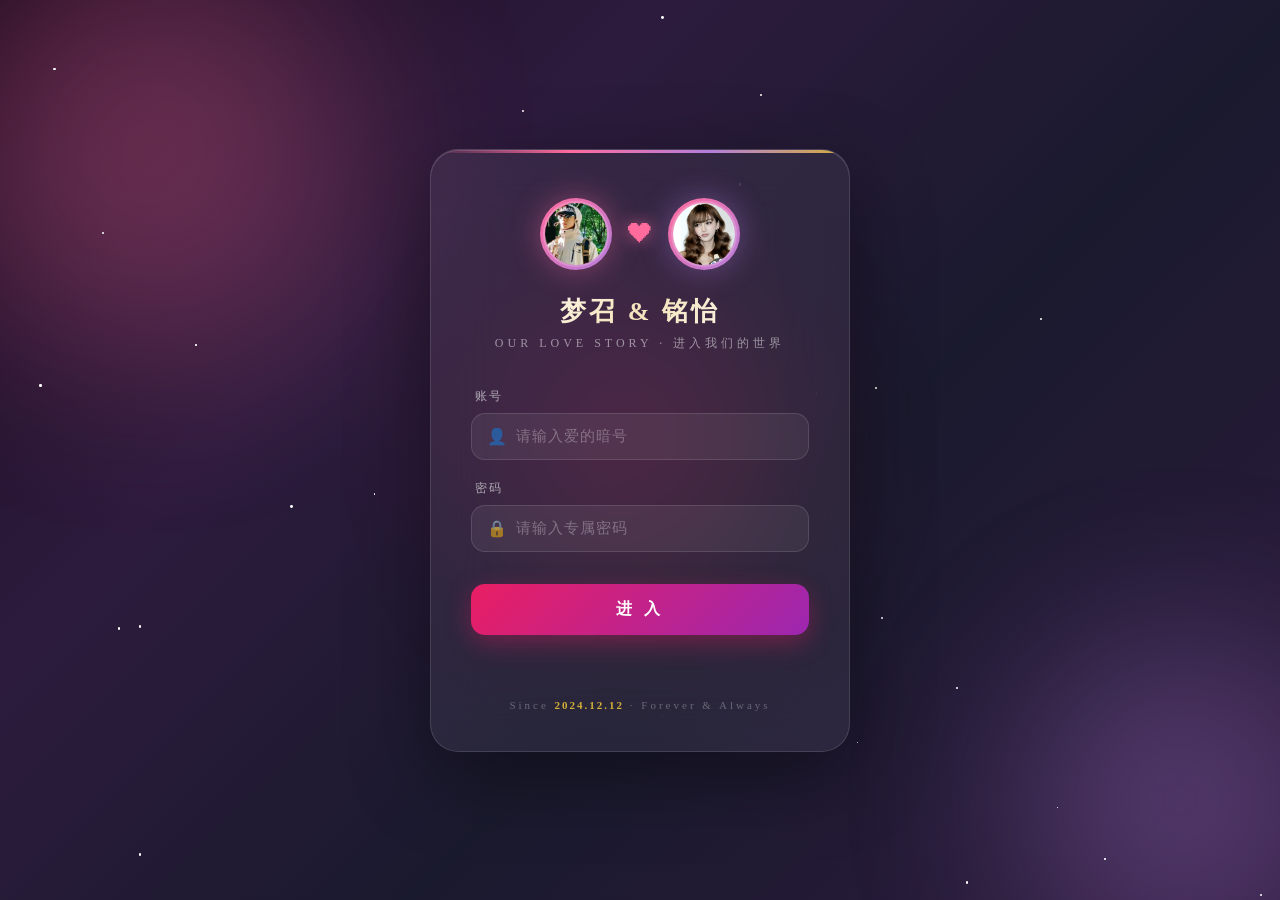
<file: viewer.html>
<!DOCTYPE html>
<html lang="zh-CN" class="love-viewer-page">
<head>
<meta charset="UTF-8">
<meta name="viewport" content="width=device-width, initial-scale=1.0, viewport-fit=cover, maximum-scale=1, user-scalable=no">
<meta name="theme-color" content="#FFF5F7">
<meta name="apple-mobile-web-app-capable" content="yes">
<title>加载中…</title>
<link rel="stylesheet" href="js/theme.css">
<script src="js/loader.js"></script>
<script src="js/chat-viewer.js"></script>
<script src="js/crypto-app.js"></script>
</head>
<body class="love-viewer-page">
<script>
(function () {
  if (!sessionStorage.getItem('love_aes_key')) {
    location.replace('login.html');
    return;
  }
  var title = sessionStorage.getItem('love_viewer_title') || '加载中';
  var vid = new URLSearchParams(location.search).get('v') || '';
  LoveLoader.show(title);

  LoveCrypto.renderViewerPage(vid).catch(function (err) {
    LoveLoader.fail((err && err.message) ? err.message : '加载失败');
    setTimeout(function () { location.replace('index.html'); }, 1600);
  });
})();
</script>
</body>
</html>
</file>
<file: js/theme.css>
/**
 * Our Memory — 全站统一视觉主题
 * 主页 / 登录 / 聊天查看页 / 弹窗 共用
 */
:root {
  --rose: #FF6B9D;
  --rose-deep: #E91E63;
  --rose-light: #FFE4EC;
  --lavender: #B57EDC;
  --lavender-deep: #9C27B0;
  --bg-grad: linear-gradient(135deg, #FFF0F5 0%, #F3E5F5 35%, #E8EAF6 70%, #FCE4EC 100%);
  --surface: rgba(255, 255, 255, 0.78);
  --surface-strong: rgba(255, 255, 255, 0.94);
  --ink: #4A3B52;
  --ink-soft: #7A6B7A;
  --muted: #B0A0B0;
  --border: rgba(255, 107, 157, 0.15);
  --shadow: 0 8px 32px rgba(233, 30, 99, 0.08);
  --shadow-hover: 0 12px 48px rgba(233, 30, 99, 0.15);
  --radius: 16px;
  --radius-lg: 24px;
  --font-serif: 'Georgia', 'Noto Serif SC', 'Songti SC', 'Microsoft YaHei', serif;
  --font-sans: -apple-system, BlinkMacSystemFont, 'PingFang SC', 'Microsoft YaHei', sans-serif;
}

/* ========== 聊天查看页（viewer.html） ========== */
html.love-viewer-page,
body.love-viewer-page {
  margin: 0;
  padding: 0;
  min-height: 100vh;
  min-height: 100dvh;
  background: var(--bg-grad);
  background-attachment: fixed;
  color: var(--ink);
  font-family: var(--font-sans);
  -webkit-font-smoothing: antialiased;
}

.love-viewer-bar {
  position: sticky;
  top: 0;
  z-index: 999999;
  padding: max(10px, env(safe-area-inset-top)) 14px 10px;
  background: rgba(255, 245, 247, 0.92);
  backdrop-filter: blur(16px);
  -webkit-backdrop-filter: blur(16px);
  border-bottom: 1px solid var(--border);
  display: flex;
  align-items: center;
  gap: 10px;
  box-shadow: 0 4px 20px rgba(233, 30, 99, 0.06);
}

.love-viewer-bar__back {
  display: inline-flex;
  align-items: center;
  gap: 6px;
  padding: 8px 16px;
  border-radius: 999px;
  background: linear-gradient(135deg, var(--rose-deep), var(--lavender));
  color: #fff;
  text-decoration: none;
  font-size: 14px;
  font-weight: 600;
  flex-shrink: 0;
  box-shadow: 0 4px 14px rgba(233, 30, 99, 0.25);
  transition: transform 0.2s, box-shadow 0.2s;
}

.love-viewer-bar__back:active {
  transform: scale(0.97);
}

.love-viewer-bar__title {
  font-size: 14px;
  font-weight: 600;
  color: var(--ink-soft);
  overflow: hidden;
  text-overflow: ellipsis;
  white-space: nowrap;
  font-family: var(--font-serif);
  letter-spacing: 0.02em;
}

#loveChatRoot {
  min-height: calc(100vh - 56px);
}

/* ========== 轻量聊天渲染器（LoveChatViewer） ========== */
.lcv-page {
  min-height: 100vh;
  padding-bottom: env(safe-area-inset-bottom, 0px);
}

.lcv-page--wechat {
  --wx-bg: #e8e8e8;
  --wx-bg-pattern: radial-gradient(circle at 20% 30%, rgba(255, 107, 157, 0.04) 0%, transparent 50%),
    radial-gradient(circle at 80% 70%, rgba(181, 126, 220, 0.05) 0%, transparent 45%);
  background: var(--wx-bg-pattern), linear-gradient(180deg, #ebebeb 0%, #e3e3e3 50%, #eaeaea 100%);
}

.lcv-hdr--wechat {
  background: rgba(255, 252, 253, 0.94) !important;
  border-bottom: 1px solid rgba(255, 107, 157, 0.12) !important;
  padding: 16px 16px 14px !important;
}

.lcv-wx-hdr-top {
  display: flex;
  align-items: center;
  gap: 14px;
  margin-bottom: 12px;
}

.lcv-wx-hdr-icon {
  width: 48px;
  height: 48px;
  border-radius: 14px;
  background: linear-gradient(145deg, #07c160, #06ae56);
  display: flex;
  align-items: center;
  justify-content: center;
  font-size: 24px;
  flex-shrink: 0;
  box-shadow: 0 6px 18px rgba(7, 193, 96, 0.35);
}

.lcv-wx-hdr-text {
  flex: 1;
  min-width: 0;
}

.lcv-wx-hdr-text .lcv-hdr__tag {
  color: #07c160;
  margin-bottom: 2px;
}

.lcv-wx-hdr-text h1 {
  font-size: 18px !important;
  margin: 0 !important;
}

.lcv-wx-chips {
  display: flex;
  flex-wrap: wrap;
  gap: 8px;
  margin-bottom: 12px;
}

.lcv-wx-chip {
  display: inline-flex;
  align-items: center;
  gap: 4px;
  padding: 4px 12px;
  border-radius: 999px;
  font-size: 11px;
  font-weight: 600;
  color: var(--ink-soft);
  background: rgba(255, 255, 255, 0.9);
  border: 1px solid var(--border);
}

.lcv-wx-chip--accent {
  color: var(--rose-deep);
  background: var(--rose-light);
  border-color: rgba(255, 107, 157, 0.25);
}

.lcv-page--douyin {
  background: var(--bg-grad);
}

.lcv-hdr {
  position: sticky;
  top: 0;
  z-index: 100;
  background: rgba(255, 245, 247, 0.92);
  backdrop-filter: blur(16px);
  -webkit-backdrop-filter: blur(16px);
  padding: 14px 16px 12px;
  border-bottom: 1px solid var(--border);
  box-shadow: 0 4px 20px rgba(233, 30, 99, 0.05);
}

.lcv-hdr__tag {
  display: inline-block;
  font-size: 10px;
  letter-spacing: 0.12em;
  text-transform: uppercase;
  color: var(--rose);
  font-weight: 700;
  margin-bottom: 4px;
}

.lcv-hdr h1 {
  font-size: 17px;
  font-weight: 700;
  margin: 0 0 4px;
  font-family: var(--font-serif);
  background: linear-gradient(135deg, var(--rose-deep), var(--lavender-deep));
  -webkit-background-clip: text;
  background-clip: text;
  -webkit-text-fill-color: transparent;
}

.lcv-hdr .info {
  font-size: 12px;
  color: var(--ink-soft);
  margin-bottom: 10px;
  opacity: 0.85;
}

.lcv-search-wrap {
  position: relative;
}

.lcv-search {
  width: 100%;
  padding: 11px 16px 11px 40px;
  border: 1.5px solid var(--border);
  border-radius: 999px;
  font-size: 15px;
  outline: none;
  box-sizing: border-box;
  background: rgba(255, 255, 255, 0.85);
  color: var(--ink);
  transition: border-color 0.2s, box-shadow 0.2s;
  font-family: var(--font-sans);
}

.lcv-search:focus {
  border-color: var(--rose);
  box-shadow: 0 0 0 4px rgba(255, 107, 157, 0.12);
  background: #fff;
}

.lcv-search::placeholder {
  color: var(--muted);
}

.lcv-search-icon {
  position: absolute;
  left: 14px;
  top: 50%;
  transform: translateY(-50%);
  font-size: 14px;
  opacity: 0.5;
  pointer-events: none;
}

.lcv-stats {
  font-size: 12px;
  color: var(--muted);
  margin-top: 8px;
  letter-spacing: 0.04em;
}

#lcvMsgs {
  max-width: 720px;
  margin: 0 auto;
  padding: 12px 12px 88px;
}

.lcv-date {
  text-align: center;
  margin: 20px 0 10px;
}

.lcv-date span {
  display: inline-block;
  background: rgba(210, 210, 210, 0.75);
  color: #fff;
  font-size: 12px;
  padding: 4px 14px;
  border-radius: 4px;
  box-shadow: 0 1px 3px rgba(0, 0, 0, 0.08);
  letter-spacing: 0.02em;
}

.lcv-page--wechat .lcv-date span {
  background: rgba(0, 0, 0, 0.18);
  backdrop-filter: blur(4px);
}

/* 微信气泡 */
.lcv-page--wechat .lcv-msg {
  max-width: 720px;
  margin: 0 auto 14px;
  animation: lcvWxFadeIn 0.35s ease both;
}

@keyframes lcvWxFadeIn {
  from { opacity: 0; transform: translateY(6px); }
  to { opacity: 1; transform: translateY(0); }
}

.lcv-wx-row {
  display: flex;
  align-items: flex-start;
  gap: 10px;
}

.lcv-page--wechat .lcv-msg.self .lcv-wx-row {
  flex-direction: row-reverse;
}

.lcv-wx-body {
  display: flex;
  flex-direction: column;
  max-width: calc(100% - 50px);
  min-width: 0;
}

.lcv-page--wechat .lcv-msg.self .lcv-wx-body {
  align-items: flex-end;
}

.lcv-page--wechat .lcv-msg.other .lcv-wx-body {
  align-items: flex-start;
}

.lcv-wx-avatar {
  width: 40px;
  height: 40px;
  border-radius: 8px;
  flex-shrink: 0;
  display: flex;
  align-items: center;
  justify-content: center;
  font-size: 14px;
  font-weight: 700;
  color: #fff;
  box-shadow: 0 2px 8px rgba(0, 0, 0, 0.12);
}

.lcv-wx-avatar--me {
  background: linear-gradient(145deg, var(--rose-deep), #f06292);
}

.lcv-wx-avatar--her {
  background: linear-gradient(145deg, #26c6da, #4dd0e1);
}

.lcv-page--wechat .lcv-time {
  font-size: 11px;
  color: #999;
  margin-bottom: 4px;
  padding: 0 4px;
}

.lcv-page--wechat .lcv-bubble {
  position: relative;
  max-width: 100%;
  padding: 10px 14px;
  border-radius: 6px;
  font-size: 15px;
  line-height: 1.62;
  word-break: break-word;
}

.lcv-page--wechat .lcv-msg.self .lcv-bubble {
  background: #95ec69;
  color: #111;
  border-radius: 6px 2px 6px 6px;
  box-shadow: 0 1px 2px rgba(0, 0, 0, 0.06);
}

.lcv-page--wechat .lcv-msg.self .lcv-bubble::after {
  content: '';
  position: absolute;
  right: -6px;
  top: 12px;
  border: 6px solid transparent;
  border-left-color: #95ec69;
  border-right: 0;
}

.lcv-page--wechat .lcv-msg.other .lcv-bubble {
  background: #fff;
  color: #111;
  border-radius: 2px 6px 6px 6px;
  box-shadow: 0 1px 3px rgba(0, 0, 0, 0.08);
}

.lcv-page--wechat .lcv-msg.other .lcv-bubble::after {
  content: '';
  position: absolute;
  left: -6px;
  top: 12px;
  border: 6px solid transparent;
  border-right-color: #fff;
  border-left: 0;
}

.lcv-page--wechat .lcv-bubble img {
  max-width: 100%;
  border-radius: 6px;
  display: block;
}

.lcv-page--wechat .lcv-search:focus {
  border-color: #07c160;
  box-shadow: 0 0 0 4px rgba(7, 193, 96, 0.12);
}

.lcv-page--wechat .lcv-more button {
  color: #07c160;
  border-color: rgba(7, 193, 96, 0.3);
}

.lcv-page--wechat .lcv-more button:hover {
  background: rgba(7, 193, 96, 0.08);
}

/* 抖音气泡 */
.lcv-page--douyin .lcv-msg {
  display: flex;
  margin-bottom: 14px;
  gap: 10px;
  max-width: 720px;
  margin-left: auto;
  margin-right: auto;
}

.lcv-page--douyin .lcv-msg.me { flex-direction: row-reverse; }

.lcv-page--douyin .lcv-avatar {
  width: 38px;
  height: 38px;
  border-radius: 50%;
  flex-shrink: 0;
  display: flex;
  align-items: center;
  justify-content: center;
  font-size: 13px;
  font-weight: 700;
  color: #fff;
  box-shadow: 0 3px 10px rgba(0, 0, 0, 0.1);
}

.lcv-page--douyin .lcv-msg.me .lcv-avatar {
  background: linear-gradient(135deg, var(--rose-deep), #f06292);
}

.lcv-page--douyin .lcv-msg.her .lcv-avatar {
  background: linear-gradient(135deg, #26c6da, #4dd0e1);
}

.lcv-page--douyin .lcv-bubble {
  max-width: 68%;
  padding: 10px 15px;
  border-radius: 18px;
  font-size: 14.5px;
  line-height: 1.65;
  word-break: break-word;
}

.lcv-page--douyin .lcv-msg.me .lcv-bubble {
  background: linear-gradient(135deg, var(--rose-deep), #f06292);
  color: #fff;
  border-top-right-radius: 6px;
  box-shadow: 0 4px 14px rgba(233, 30, 99, 0.2);
}

.lcv-page--douyin .lcv-msg.her .lcv-bubble {
  background: rgba(255, 255, 255, 0.92);
  color: var(--ink);
  border-top-left-radius: 6px;
  box-shadow: 0 2px 12px rgba(0, 0, 0, 0.05);
  border: 1px solid rgba(255, 255, 255, 0.9);
}

.lcv-page--douyin .lcv-bubble .lcv-time {
  font-size: 10px;
  opacity: 0.5;
  margin-top: 5px;
  display: block;
}

.lcv-more {
  text-align: center;
  padding: 20px 16px 32px;
  color: var(--ink-soft);
  font-size: 13px;
}

.lcv-more button {
  background: rgba(255, 255, 255, 0.9);
  border: 1.5px solid var(--border);
  border-radius: 999px;
  padding: 10px 28px;
  font-size: 14px;
  color: var(--rose-deep);
  font-weight: 600;
  cursor: pointer;
  font-family: var(--font-sans);
  box-shadow: var(--shadow);
  transition: transform 0.2s, box-shadow 0.2s;
}

.lcv-more button:active {
  transform: scale(0.98);
}

/* 加载动画 */
.lcv-boot {
  position: fixed;
  inset: 0;
  z-index: 99998;
  display: flex;
  flex-direction: column;
  align-items: center;
  justify-content: center;
  background: rgba(255, 245, 247, 0.96);
  backdrop-filter: blur(8px);
  color: var(--ink-soft);
  font-family: var(--font-sans);
}

.lcv-boot__spin {
  width: 48px;
  height: 48px;
  border: 3px solid var(--rose-light);
  border-top-color: var(--rose-deep);
  border-radius: 50%;
  animation: lcvSpin 0.85s linear infinite;
  margin-bottom: 16px;
}

.lcv-boot__text {
  font-size: 15px;
  font-weight: 500;
}

.lcv-boot__pct {
  font-size: 12px;
  color: var(--muted);
  margin-top: 8px;
}

@keyframes lcvSpin {
  to { transform: rotate(360deg); }
}

/* ========== 旧版完整 HTML 聊天页覆盖（桌面端微信） ========== */
body.love-legacy-chat {
  background: radial-gradient(circle at 20% 30%, rgba(255, 107, 157, 0.04) 0%, transparent 50%),
    radial-gradient(circle at 80% 70%, rgba(181, 126, 220, 0.05) 0%, transparent 45%),
    linear-gradient(180deg, #ebebeb 0%, #e3e3e3 50%, #eaeaea 100%) !important;
  font-family: var(--font-sans) !important;
  padding: 0 !important;
  padding-bottom: max(24px, env(safe-area-inset-bottom)) !important;
}

body.love-legacy-chat .header {
  position: sticky !important;
  top: 52px !important;
  z-index: 100 !important;
  text-align: left !important;
  padding: 18px 20px 16px !important;
  margin: 0 auto 0 !important;
  max-width: 720px !important;
  border-radius: 0 0 20px 20px !important;
  background: rgba(255, 252, 253, 0.94) !important;
  backdrop-filter: blur(16px);
  -webkit-backdrop-filter: blur(16px);
  border-bottom: 1px solid rgba(255, 107, 157, 0.12) !important;
  box-shadow: 0 4px 24px rgba(233, 30, 99, 0.06) !important;
  color: var(--ink) !important;
}

body.love-legacy-chat .header::before {
  content: '💬';
  display: inline-flex;
  align-items: center;
  justify-content: center;
  width: 44px;
  height: 44px;
  border-radius: 12px;
  background: linear-gradient(145deg, #07c160, #06ae56);
  font-size: 22px;
  float: left;
  margin-right: 14px;
  box-shadow: 0 6px 16px rgba(7, 193, 96, 0.3);
}

body.love-legacy-chat .header h1 {
  font-family: var(--font-serif) !important;
  background: linear-gradient(135deg, var(--rose-deep), var(--lavender-deep)) !important;
  -webkit-background-clip: text !important;
  background-clip: text !important;
  -webkit-text-fill-color: transparent !important;
  font-size: 18px !important;
  text-align: left !important;
  overflow: hidden;
  text-overflow: ellipsis;
}

body.love-legacy-chat .header .info {
  color: var(--ink-soft) !important;
  opacity: 1 !important;
  font-size: 12px !important;
  margin-top: 4px !important;
  text-align: left !important;
  clear: both;
  padding-top: 8px;
}

body.love-legacy-chat .lcv-hdr {
  background: rgba(255, 245, 247, 0.92) !important;
  backdrop-filter: blur(16px);
  border-bottom: 1px solid var(--border) !important;
  padding: 14px 16px !important;
}

body.love-legacy-chat .search-box {
  position: relative !important;
  background: transparent !important;
  padding: 12px 0 4px !important;
  max-width: 720px !important;
}

body.love-legacy-chat .search-box::before {
  content: '🔍';
  position: absolute;
  left: 14px;
  top: 50%;
  transform: translateY(calc(-50% + 4px));
  font-size: 14px;
  opacity: 0.45;
  pointer-events: none;
  z-index: 1;
}

body.love-legacy-chat .search-box input,
body.love-legacy-chat .lcv-search {
  border: 1.5px solid var(--border) !important;
  border-radius: 999px !important;
  background: rgba(255, 255, 255, 0.95) !important;
  padding-left: 40px !important;
  font-size: 15px !important;
  transition: border-color 0.2s, box-shadow 0.2s;
}

body.love-legacy-chat .search-box input:focus {
  border-color: #07c160 !important;
  box-shadow: 0 0 0 4px rgba(7, 193, 96, 0.12) !important;
}

body.love-legacy-chat .msg {
  display: grid !important;
  grid-template-columns: 40px 1fr !important;
  grid-template-rows: auto auto !important;
  column-gap: 10px !important;
  row-gap: 2px !important;
  max-width: 720px !important;
  margin: 0 auto 14px !important;
  align-items: start !important;
}

body.love-legacy-chat .msg::before {
  content: '怡';
  grid-row: 1 / span 2;
  grid-column: 1;
  width: 40px;
  height: 40px;
  border-radius: 8px;
  background: linear-gradient(145deg, #26c6da, #4dd0e1);
  color: #fff;
  font-size: 14px;
  font-weight: 700;
  display: flex;
  align-items: center;
  justify-content: center;
  box-shadow: 0 2px 8px rgba(0, 0, 0, 0.12);
}

body.love-legacy-chat .msg.self {
  grid-template-columns: 1fr 40px !important;
}

body.love-legacy-chat .msg.self::before {
  content: '我';
  grid-column: 2;
  background: linear-gradient(145deg, var(--rose-deep), #f06292);
}

body.love-legacy-chat .msg .time {
  grid-column: 2 !important;
  font-size: 11px !important;
  color: #999 !important;
  margin: 0 !important;
  padding: 0 4px !important;
}

body.love-legacy-chat .msg.self .time {
  grid-column: 1 !important;
  text-align: right;
}

body.love-legacy-chat .msg .bubble {
  grid-column: 2 !important;
  position: relative;
  max-width: 78% !important;
  padding: 10px 14px !important;
  border-radius: 6px !important;
  font-size: 15px !important;
  line-height: 1.62 !important;
  justify-self: start;
}

body.love-legacy-chat .msg.self .bubble {
  grid-column: 1 !important;
  justify-self: end;
  background: #95ec69 !important;
  color: #111 !important;
  border-radius: 6px 2px 6px 6px !important;
  box-shadow: 0 1px 2px rgba(0, 0, 0, 0.06) !important;
}

body.love-legacy-chat .msg.other .bubble {
  background: #fff !important;
  color: #111 !important;
  border-radius: 2px 6px 6px 6px !important;
  box-shadow: 0 1px 3px rgba(0, 0, 0, 0.08) !important;
}

body.love-legacy-chat .msg.self .bubble::after {
  content: '';
  position: absolute;
  right: -6px;
  top: 12px;
  border: 6px solid transparent;
  border-left-color: #95ec69;
  border-right: 0;
}

body.love-legacy-chat .msg.other .bubble::after {
  content: '';
  position: absolute;
  left: -6px;
  top: 12px;
  border: 6px solid transparent;
  border-right-color: #fff;
  border-left: 0;
}

body.love-legacy-chat .search-match {
  background: #fff8e1 !important;
  outline: 2px solid rgba(255, 193, 7, 0.5);
}

body.love-legacy-chat .load-more {
  padding: 24px 16px 40px !important;
}

body.love-legacy-chat .load-more button {
  background: rgba(255, 255, 255, 0.95) !important;
  border: 1.5px solid rgba(7, 193, 96, 0.3) !important;
  border-radius: 999px !important;
  padding: 11px 32px !important;
  font-size: 14px !important;
  color: #07c160 !important;
  font-weight: 600 !important;
  cursor: pointer;
  box-shadow: var(--shadow);
  transition: transform 0.2s, background 0.2s;
}

body.love-legacy-chat .load-more button:active {
  transform: scale(0.98);
}

body.love-legacy-chat #bootOverlay,
body.love-legacy-chat #lcvBoot {
  background: rgba(255, 245, 247, 0.96) !important;
  color: var(--ink-soft) !important;
}

body.love-legacy-chat .date-div,
body.love-legacy-chat .date-divider {
  max-width: 720px !important;
  margin: 18px auto 10px !important;
}

body.love-legacy-chat .date-div span,
body.love-legacy-chat .date-divider span {
  background: rgba(0, 0, 0, 0.18) !important;
  color: #fff !important;
  border: none !important;
  border-radius: 4px !important;
  padding: 4px 14px !important;
  font-size: 12px !important;
  backdrop-filter: blur(4px);
}

@media (max-width: 768px) {
  .lcv-hdr { padding: 12px 14px 10px; }
  .lcv-hdr h1 { font-size: 16px; }
  .lcv-wx-hdr-icon { width: 42px; height: 42px; font-size: 20px; }
  #lcvMsgs { padding: 10px 10px 80px; }
  .lcv-page--wechat .lcv-bubble { font-size: 15px; }
  .lcv-wx-avatar { width: 36px; height: 36px; font-size: 13px; }
  .lcv-page--douyin .lcv-bubble { max-width: 72%; }
  body.love-legacy-chat .header { top: 48px !important; padding: 14px 16px 12px !important; }
  body.love-legacy-chat .msg::before { width: 36px; height: 36px; font-size: 13px; }
  body.love-legacy-chat .msg { grid-template-columns: 36px 1fr !important; }
  body.love-legacy-chat .msg.self { grid-template-columns: 1fr 36px !important; }
}
</file>
<file: js/mobile.css>
/* Our Memory — 移动端适配 */
html {
  -webkit-text-size-adjust: 100%;
  text-size-adjust: 100%;
}

/* ========== 导航栏 ========== */
@media (max-width: 768px) {
  .nav-inner {
    position: relative;
    padding: 0 16px;
    height: 56px;
    min-height: 56px;
    padding-top: env(safe-area-inset-top, 0px);
  }

  .nav-logo {
    font-size: 16px;
    max-width: calc(100% - 52px);
    overflow: hidden;
    text-overflow: ellipsis;
    white-space: nowrap;
  }

  .nav-mobile-toggle {
    display: flex !important;
    align-items: center;
    justify-content: center;
    margin-left: auto;
    min-width: 44px;
    min-height: 44px;
    flex-shrink: 0;
    -webkit-tap-highlight-color: transparent;
  }

  .nav-links {
    display: none;
  }

  .nav-links.mobile-open {
    display: flex;
    flex-direction: column;
    position: absolute;
    top: 100%;
    left: 0;
    right: 0;
    background: var(--surface-strong);
    padding: 12px 16px 16px;
    gap: 2px;
    box-shadow: var(--shadow);
    z-index: 1001;
    max-height: calc(100dvh - 56px - env(safe-area-inset-top, 0px));
    overflow-y: auto;
    -webkit-overflow-scrolling: touch;
    border-bottom: 1px solid var(--border);
  }

  .nav-link {
    padding: 12px 14px;
    font-size: 15px;
    min-height: 44px;
  }

  .nav-dropdown {
    position: static;
    opacity: 1;
    visibility: visible;
    transform: none;
    box-shadow: none;
    padding: 0 0 4px 12px;
    min-width: 0;
  }

  .dropdown-link {
    padding: 10px 14px;
    font-size: 14px;
    min-height: 40px;
  }
}

/* ========== 首页 Hero ========== */
@media (max-width: 768px) {
  .hero {
    min-height: 100dvh;
    min-height: -webkit-fill-available;
    padding: calc(68px + env(safe-area-inset-top, 0px)) 16px 36px;
  }

  .hero-avatars {
    gap: 16px;
    margin-bottom: 24px;
  }

  .hero-names {
    font-size: 28px;
    letter-spacing: 1px;
    word-break: keep-all;
  }

  .hero-subtitle {
    font-size: 14px;
    letter-spacing: 0.5px;
  }

  .hero-date {
    font-size: 13px;
    padding: 0 8px;
  }

  .hero-counter {
    gap: 8px;
  }

  .counter-item {
    padding: 10px 14px;
    min-width: 68px;
  }

  .counter-num {
    font-size: 22px;
  }

  .hero-quote {
    max-width: 100%;
    font-size: 14px;
    line-height: 1.85;
    padding: 16px 18px;
    margin: 0 4px;
  }

  .scroll-hint {
    bottom: max(16px, env(safe-area-inset-bottom, 16px));
    font-size: 12px;
  }

  .container {
    padding: 0 16px;
  }

  .section-header {
    padding-top: 56px;
    margin-bottom: 28px;
  }

  .section-title {
    font-size: 24px;
  }

  .section-subtitle {
    font-size: 14px;
    padding: 0 8px;
  }
}

@media (max-width: 480px) {
  .hero-names {
    font-size: 24px;
  }

  .hero-avatar {
    width: 64px !important;
    height: 64px !important;
  }

  .stats-grid {
    grid-template-columns: repeat(2, 1fr);
    gap: 10px;
  }

  .stat-card {
    padding: 16px 12px;
  }

  .stat-num {
    font-size: 26px;
  }

  .stat-label {
    font-size: 12px;
  }

  .card-grid,
  .memory-grid {
    grid-template-columns: 1fr;
    gap: 14px;
  }

  .card {
    padding: 22px 20px;
  }

  .year-btn {
    padding: 7px 14px;
    font-size: 13px;
  }
}

/* ========== 时间线 ========== */
@media (max-width: 768px) {
  .timeline {
    padding-left: 32px;
    max-width: 100%;
  }

  .timeline::before {
    left: 8px;
  }

  .timeline-dot {
    left: -26px;
    width: 14px;
    height: 14px;
  }

  .year-divider {
    margin-left: -32px;
  }

  .year-divider span {
    font-size: 13px;
    padding: 5px 18px;
  }

  .timeline-content {
    padding: 14px 16px;
    overflow-wrap: anywhere;
    word-break: break-word;
  }

  .timeline-title {
    font-size: 15px;
  }

  .timeline-desc {
    font-size: 13px;
  }

  .timeline-date {
    flex-wrap: wrap;
    gap: 6px;
  }

  .timeline-gallery {
    grid-template-columns: repeat(auto-fill, minmax(88px, 1fr)) !important;
  }

  .timeline-gallery.triple {
    grid-template-columns: repeat(2, 1fr) !important;
    max-width: 100%;
  }

  .timeline-gallery.double {
    max-width: 100%;
  }

  .timeline-gallery.single {
    max-width: 100%;
  }

  .timeline-video-placeholder {
    min-height: 140px;
    font-size: 13px;
  }
}

/* ========== 信件 ========== */
@media (max-width: 768px) {
  .letter {
    padding: 24px 18px;
    margin-bottom: 28px;
  }

  .letter-title {
    font-size: 19px;
  }

  .letter-body {
    font-size: 14px;
    line-height: 2;
  }
}

/* ========== 弹窗 / 灯箱 ========== */
@media (max-width: 768px) {
  .modal-overlay {
    padding: 0;
    align-items: stretch;
  }

  .modal {
    max-width: none;
    width: 100%;
    height: 100dvh;
    height: -webkit-fill-available;
    border-radius: 0;
  }

  .modal-header {
    padding: max(10px, env(safe-area-inset-top, 10px)) 14px 10px;
    flex-shrink: 0;
  }

  .modal-title {
    font-size: 14px;
    overflow: hidden;
    text-overflow: ellipsis;
    white-space: nowrap;
    max-width: calc(100vw - 100px);
  }

  .modal-body {
    min-height: 0;
  }

  .lightbox-prev {
    left: 8px;
  }

  .lightbox-next {
    right: 8px;
  }

  .lightbox-nav {
    width: 40px;
    height: 40px;
    font-size: 22px;
  }

  .lightbox-close {
    top: max(12px, env(safe-area-inset-top, 12px));
    right: 12px;
    font-size: 28px;
  }

  .lightbox img {
    max-width: 96vw;
    max-height: 85dvh;
  }
}

/* ========== 返回顶部 / 页脚 ========== */
@media (max-width: 768px) {
  .back-top {
    bottom: max(16px, env(safe-area-inset-bottom, 16px));
    right: 14px;
    width: 42px;
    height: 42px;
    font-size: 16px;
  }

  .footer {
    padding: 36px 16px max(24px, env(safe-area-inset-bottom, 24px));
    font-size: 12px;
  }
}

/* ========== 登录页 ========== */
@media (max-width: 768px) {
  body.login-page {
    overflow-x: hidden;
    overflow-y: auto;
    min-height: 100dvh;
    min-height: -webkit-fill-available;
  }

  .login-wrapper {
    min-height: 100dvh;
    min-height: -webkit-fill-available;
    padding: 16px;
    padding-top: max(16px, env(safe-area-inset-top, 16px));
    padding-bottom: max(16px, env(safe-area-inset-bottom, 16px));
  }

  .login-card {
    padding: 32px 22px 28px;
    border-radius: 22px;
  }

  .login-title {
    font-size: 24px;
  }

  .login-subtitle {
    font-size: 12px;
  }

  .input-field {
    font-size: 16px;
  }

  .orb1 {
    width: 280px;
    height: 280px;
  }

  .orb2 {
    width: 240px;
    height: 240px;
  }

  .orb3 {
    width: 200px;
    height: 200px;
  }
}

@media (max-width: 380px) {
  .login-card {
    padding: 28px 18px 24px;
  }

  .avatar-ring {
    width: 56px !important;
    height: 56px !important;
  }

  .login-title {
    font-size: 22px;
  }
}
</file>
